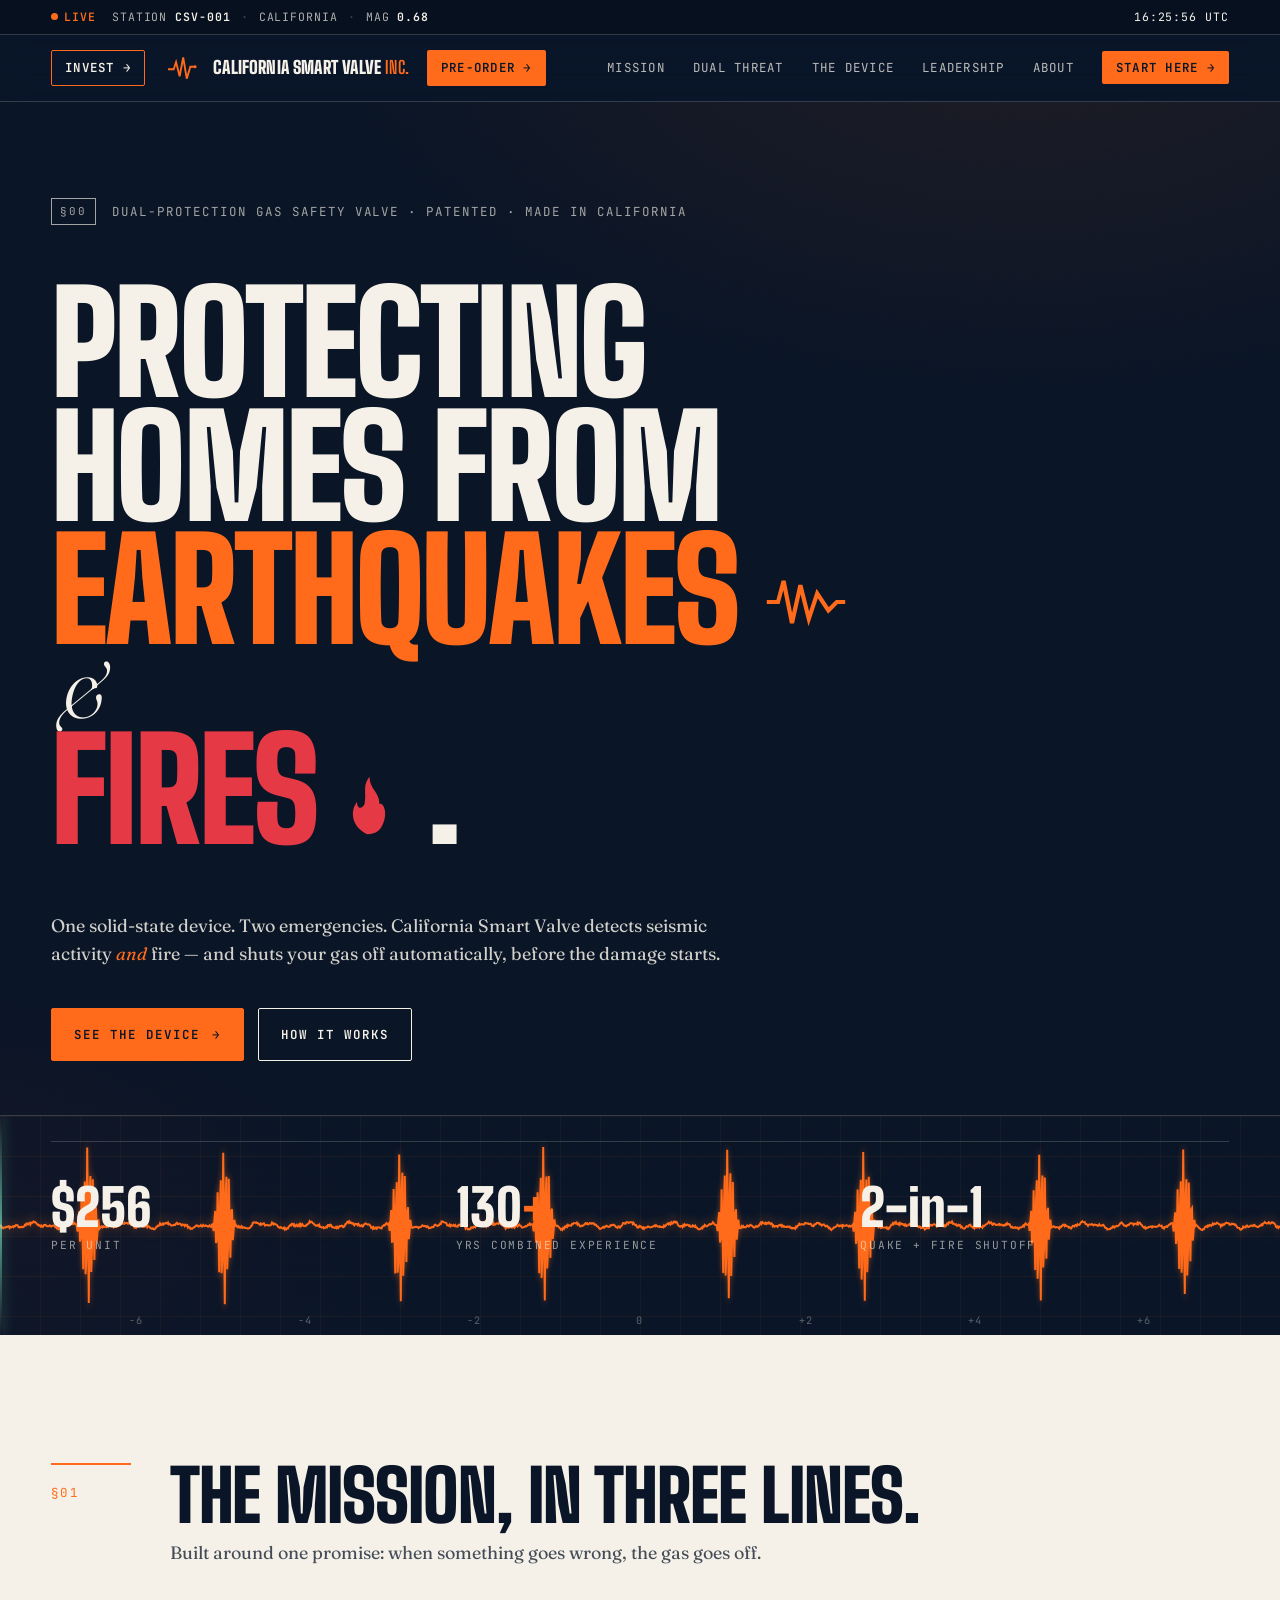
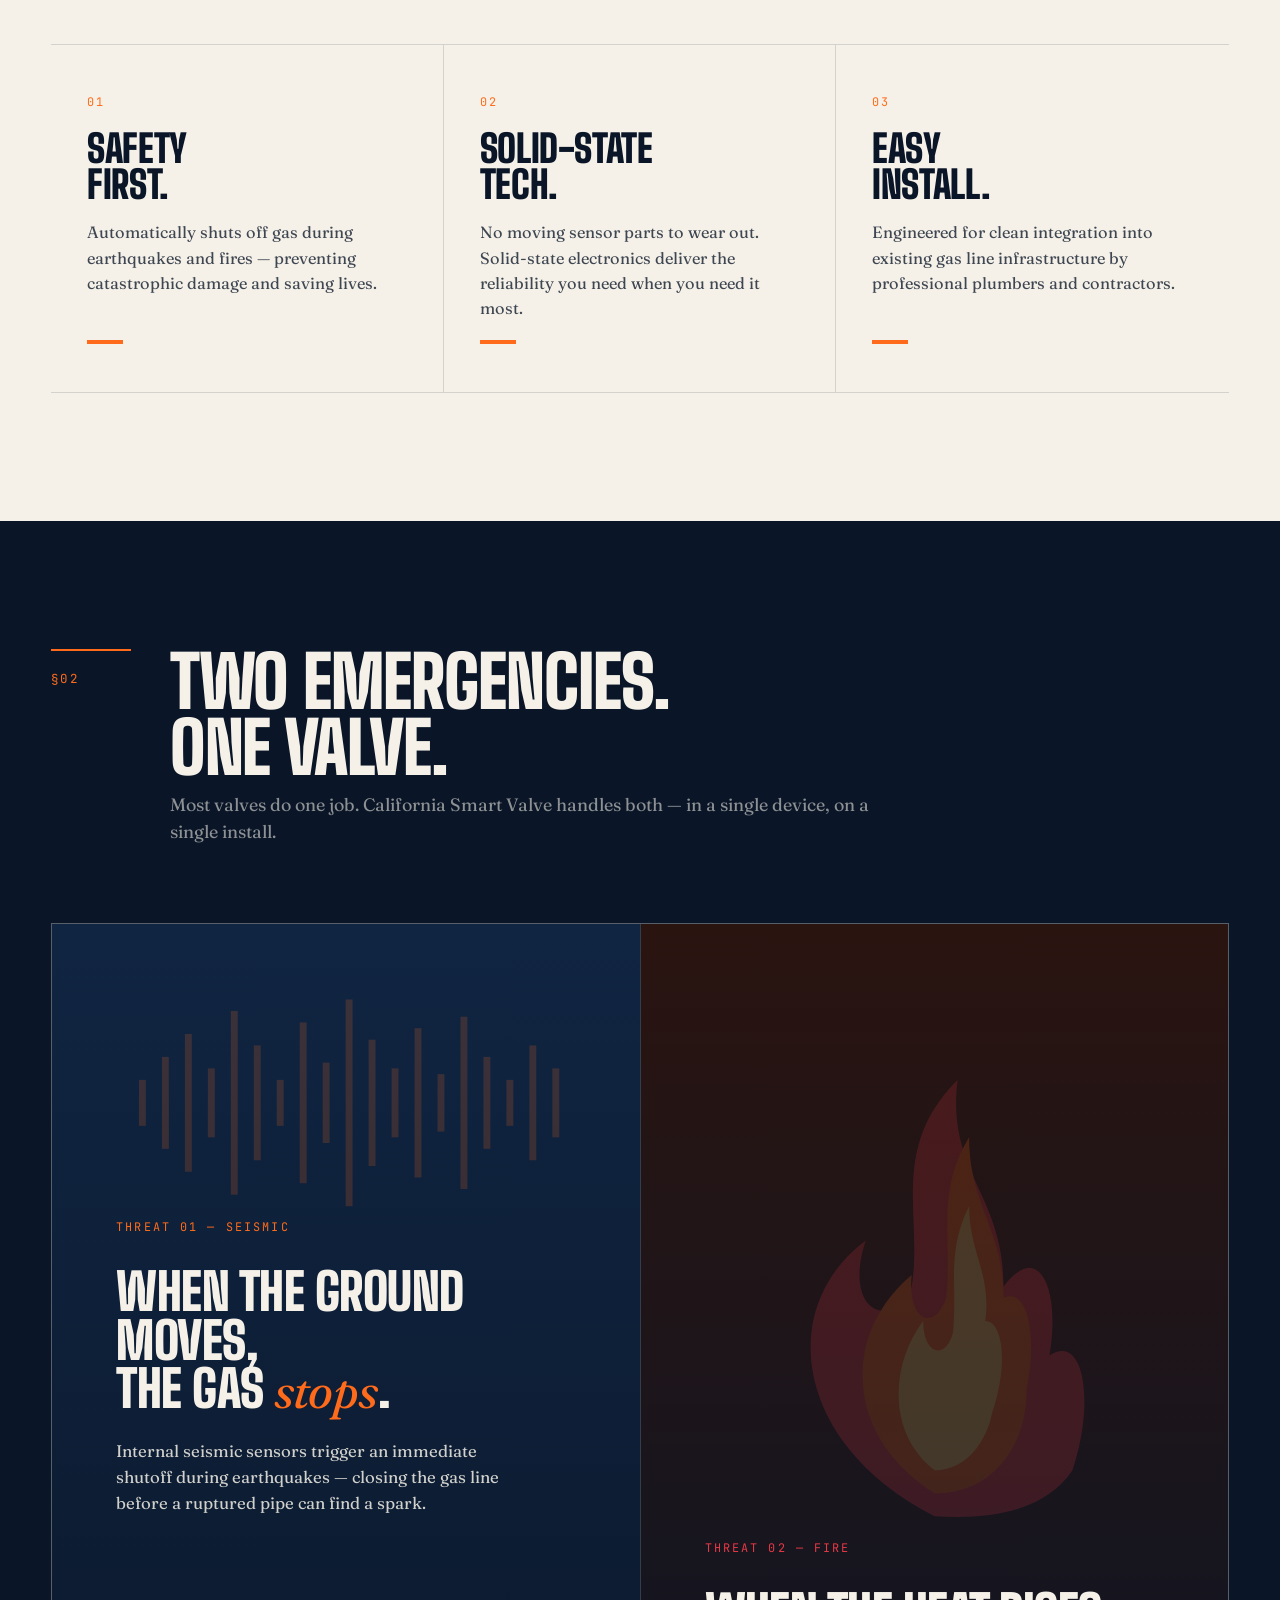
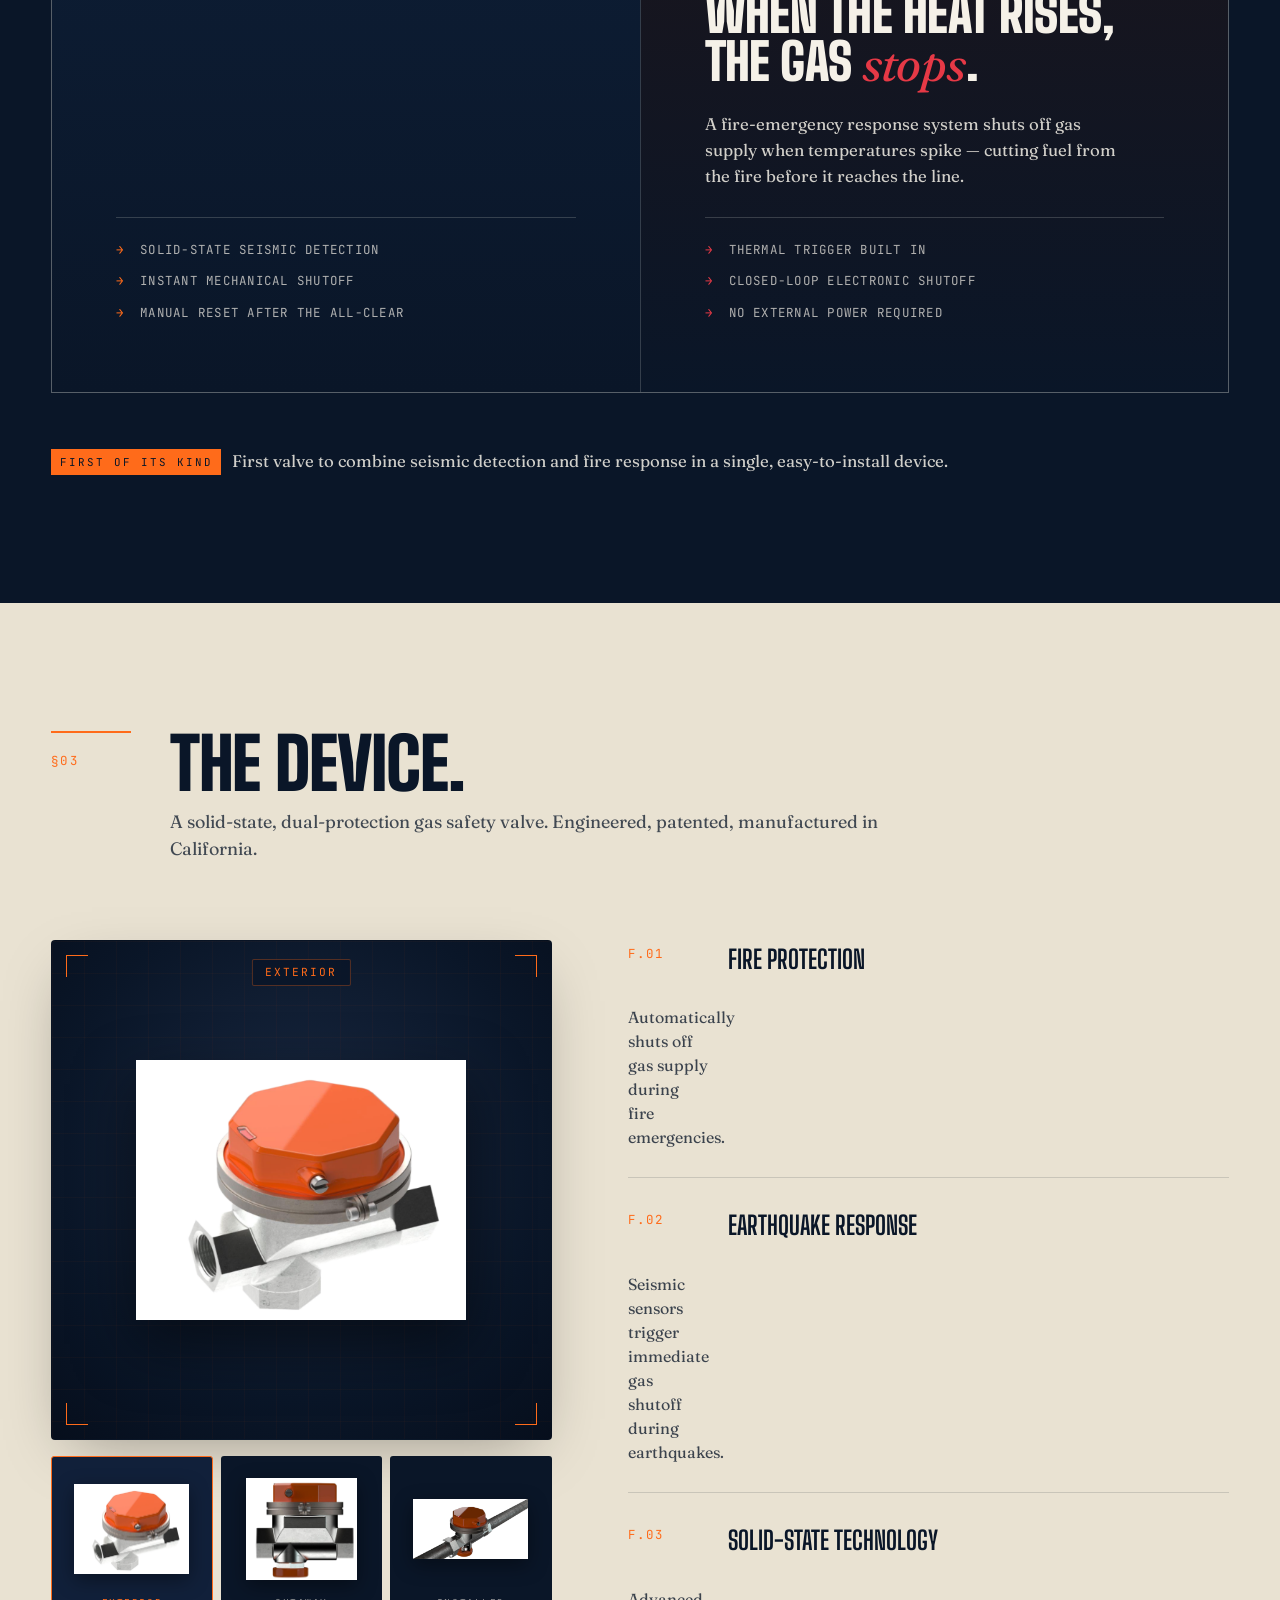
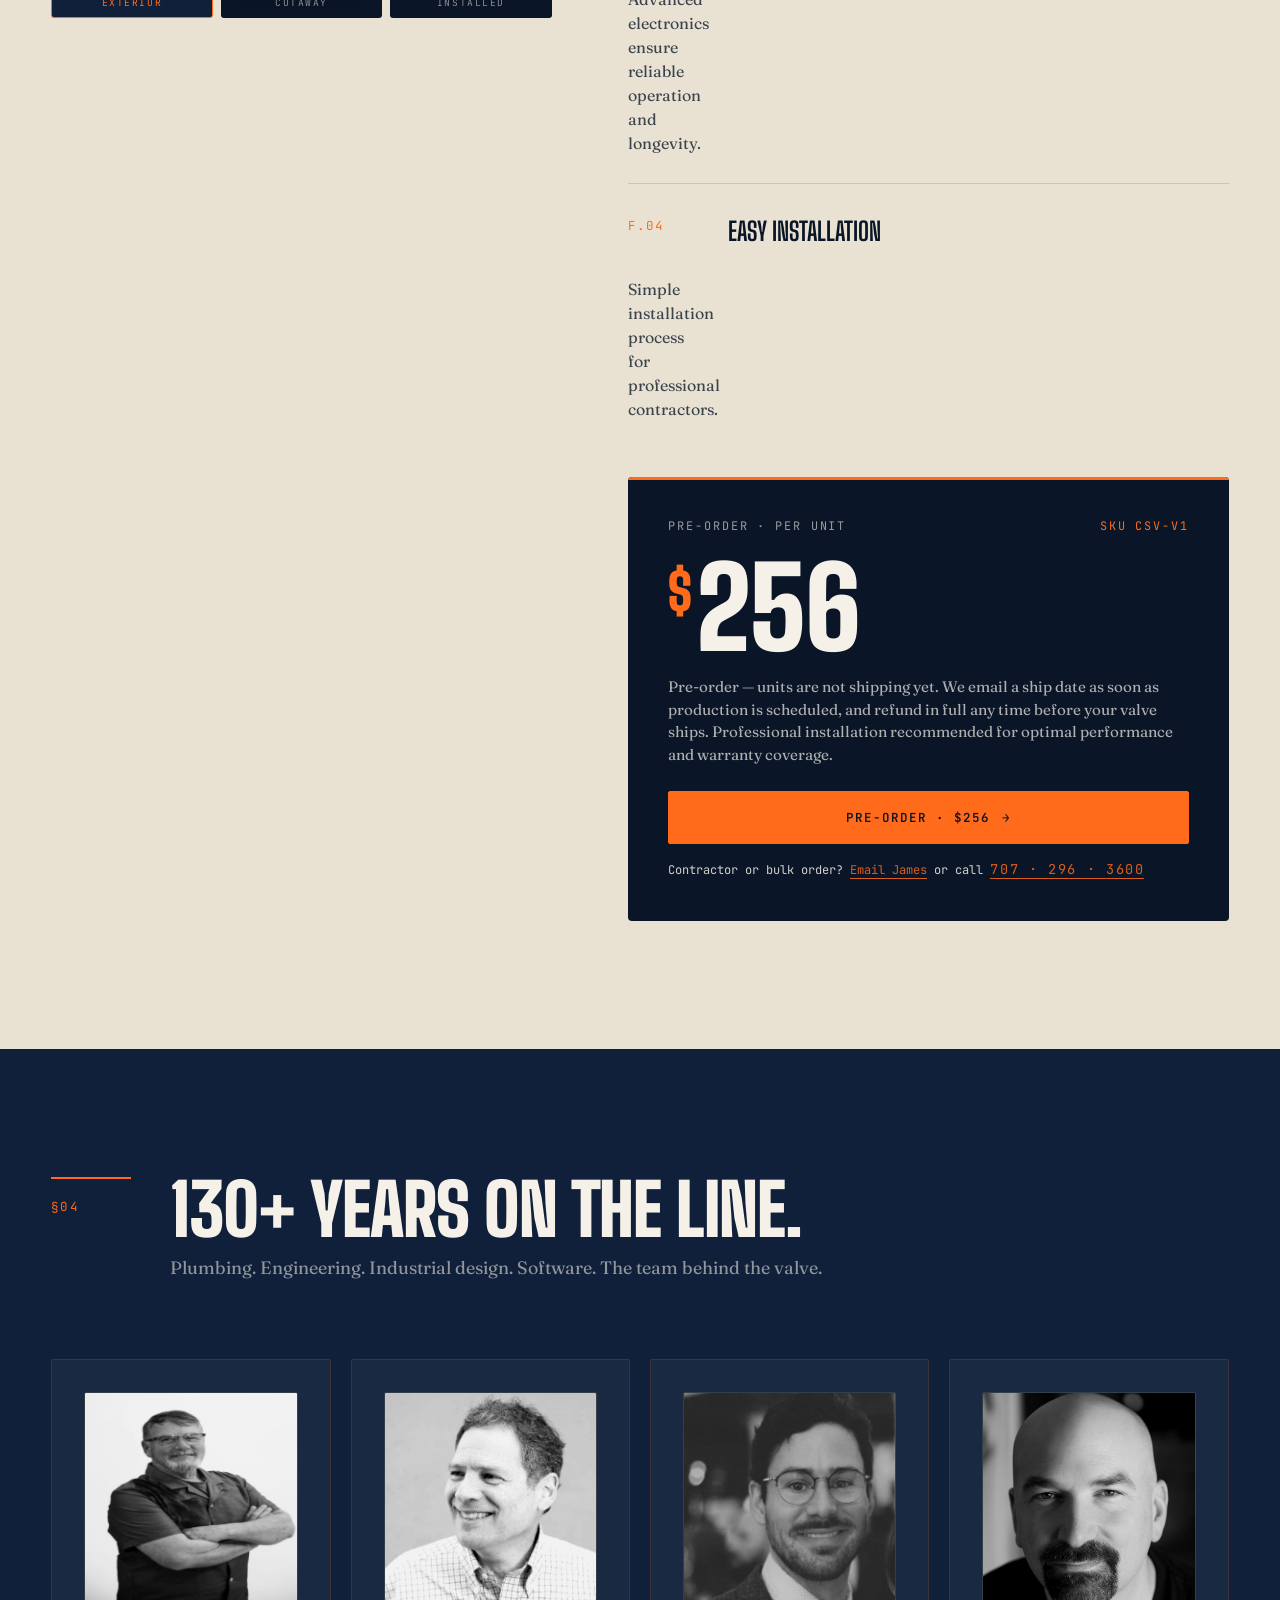
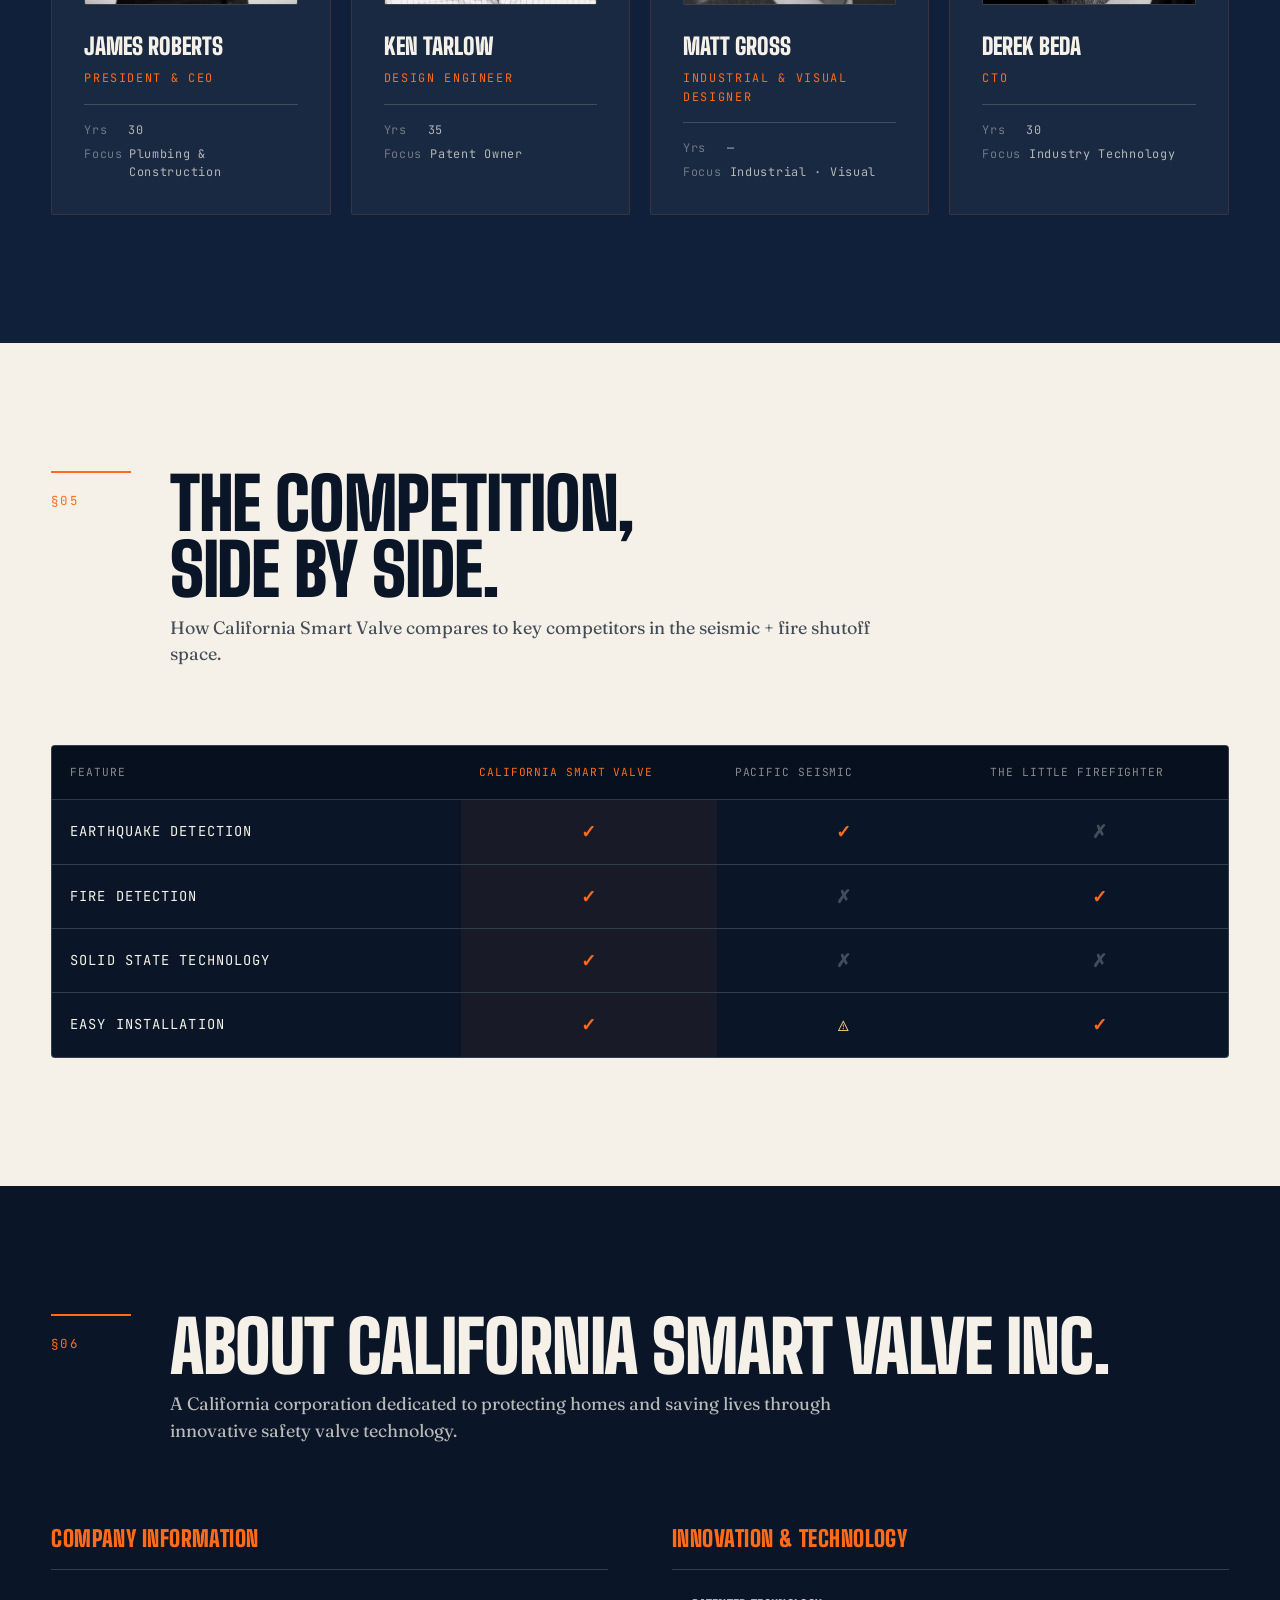
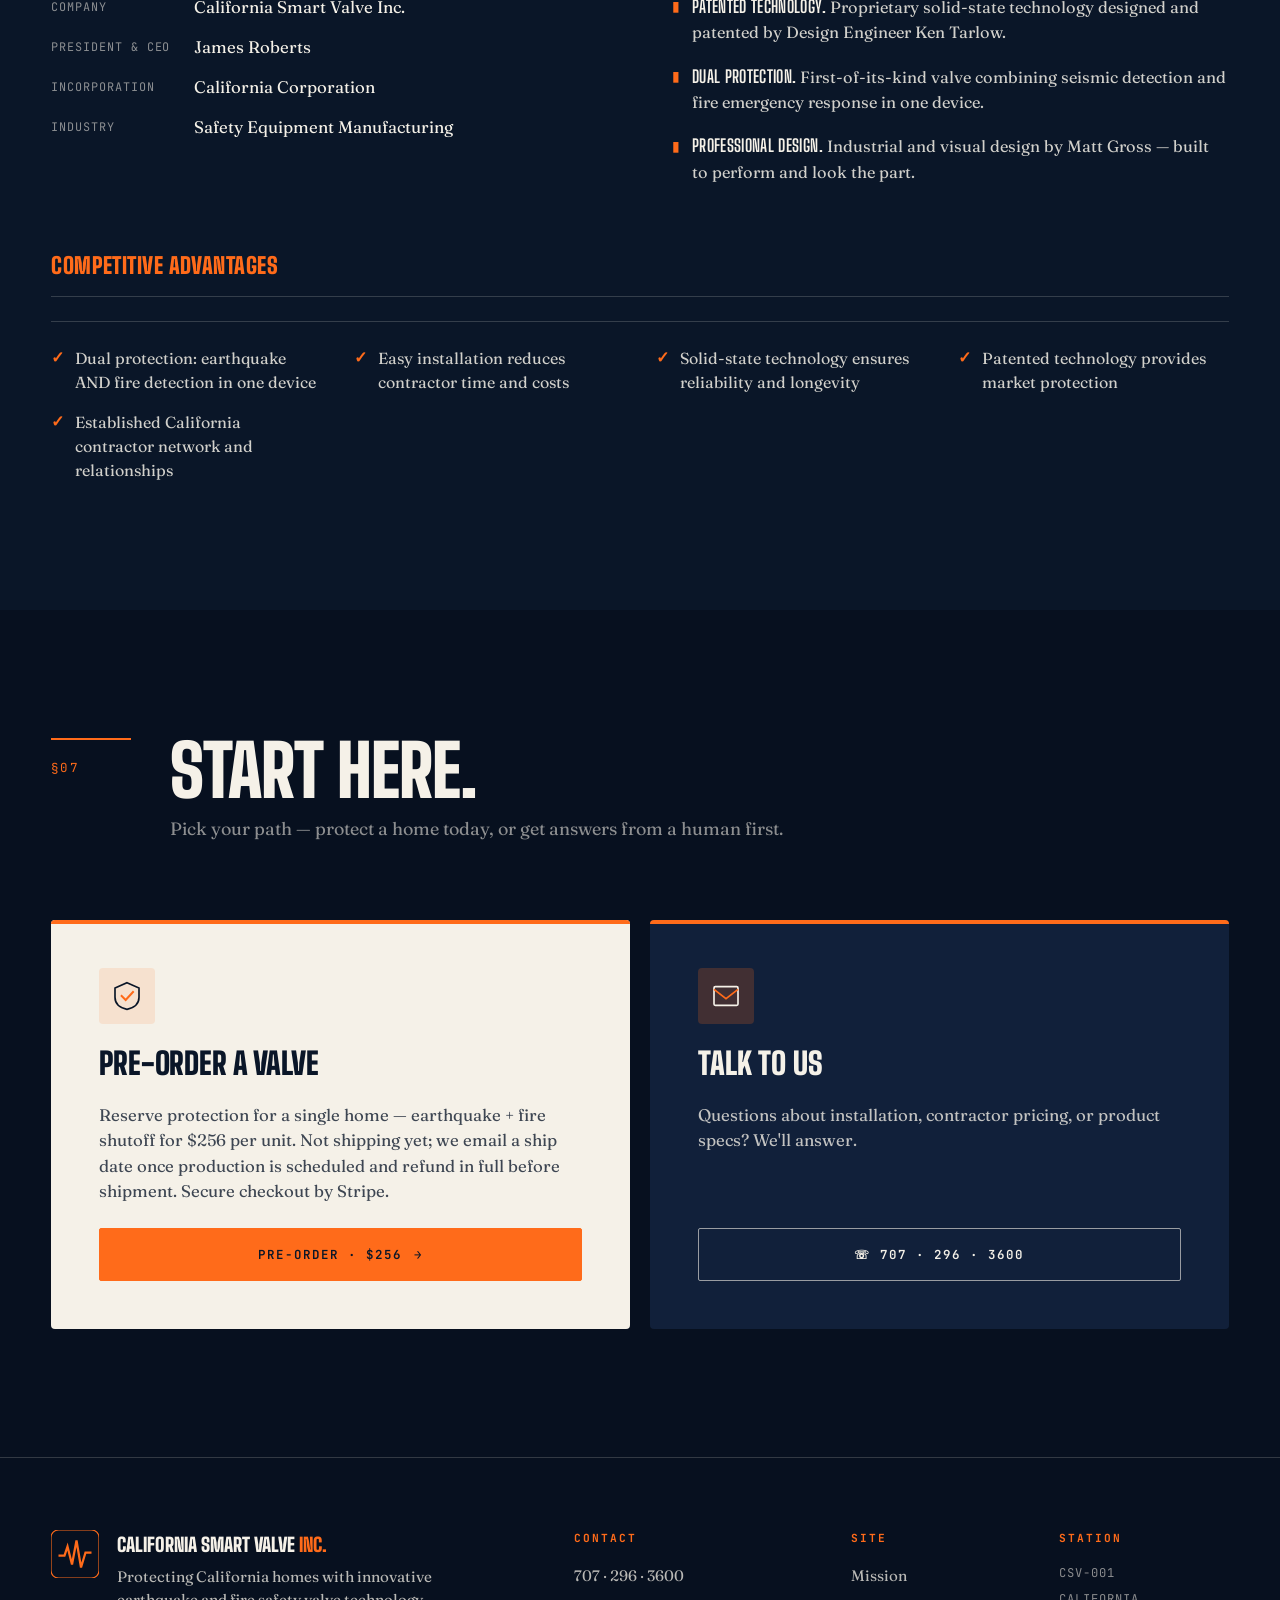
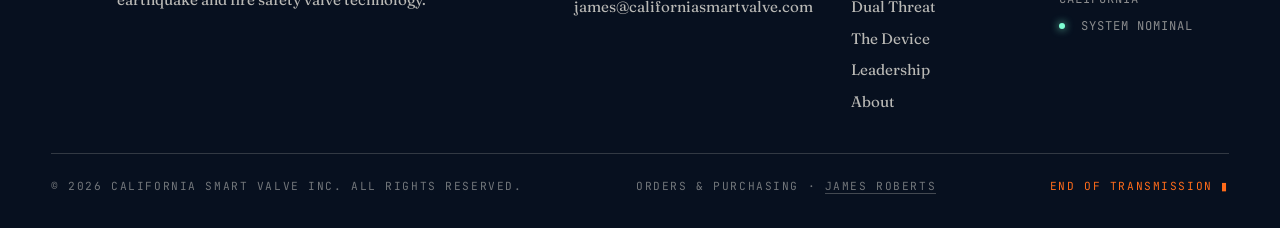
<file: index.html>
<!doctype html>
<html lang="en">
<head>
  <meta charset="utf-8">
  <meta name="viewport" content="width=device-width,initial-scale=1,viewport-fit=cover">
  <meta name="theme-color" content="#0A1628">
  <title>California Smart Valve — Earthquake & Fire Safety</title>
  <meta name="description" content="Dual-protection gas safety valve. Earthquake seismic shutoff and fire emergency response in a single solid-state device. California Smart Valve Inc.">
  <meta property="og:title" content="California Smart Valve — Earthquake & Fire Safety">
  <meta property="og:description" content="One solid-state device. Two emergencies. Earthquake + fire gas shutoff for California homes.">
  <meta property="og:type" content="website">
  <link rel="icon" type="image/svg+xml" href="assets/favicon.svg">
  <link rel="preconnect" href="https://fonts.googleapis.com">
  <link rel="preconnect" href="https://fonts.gstatic.com" crossorigin>
  <link rel="stylesheet" href="https://fonts.googleapis.com/css2?family=Big+Shoulders+Display:wght@500;700;900&family=Fraunces:opsz,wght@9..144,300..700&family=JetBrains+Mono:wght@400;600&display=swap">
  <link rel="stylesheet" href="assets/style.css">
</head>
<body>

<!-- ────────────── STATION READOUT BAR ────────────── -->
<header class="station" role="banner">
  <div class="station__inner">
    <span class="station__badge"><span class="station__pulse" aria-hidden="true"></span> LIVE</span>
    <span class="station__readout">
      <span class="station__seg">STATION <em>CSV-001</em></span>
      <span class="station__sep">·</span>
      <span class="station__seg">CALIFORNIA</span>
      <span class="station__sep">·</span>
      <span class="station__seg">MAG <em data-mag>0.00</em></span>
    </span>
    <span class="station__time" data-clock>—— UTC</span>
  </div>
</header>

<!-- ────────────── NAV ────────────── -->
<nav class="nav" aria-label="Primary">
  <div class="nav__left">
    <a class="nav__invest" href="https://wefunder.com/california.smart.valve.inc" target="_blank" rel="noopener">Invest &rarr;</a>
    <a class="nav__brand" href="#top">
      <svg class="nav__logo" viewBox="0 0 64 64" aria-hidden="true">
        <rect width="64" height="64" rx="10" fill="#0A1628"/>
        <path d="M10 34 L18 34 L22 22 L28 46 L34 14 L40 50 L46 30 L54 30" fill="none" stroke="#FF6B1A" stroke-width="3.2" stroke-linecap="square"/>
        <circle cx="54" cy="30" r="2.6" fill="#FF6B1A"/>
      </svg>
      <span class="nav__brand-text">California Smart Valve <em>Inc.</em></span>
    </a>
    <a class="nav__preorder js-buy" href="mailto:james@californiasmartvalve.com?subject=California%20Smart%20Valve%20%E2%80%94%20Pre-Order" data-buy-label="Pre-Order &rarr;"><span>Pre-Order &rarr;</span></a>
  </div>
  <button class="nav__toggle" aria-label="Open navigation" aria-expanded="false">
    <span></span><span></span><span></span>
  </button>
  <ul class="nav__links">
    <li><a href="#mission">Mission</a></li>
    <li><a href="#dual">Dual Threat</a></li>
    <li><a href="#device">The Device</a></li>
    <li><a href="#leadership">Leadership</a></li>
    <li><a href="#about">About</a></li>
    <li><a class="nav__cta" href="#start">Start Here →</a></li>
  </ul>
</nav>

<main id="top">

<!-- ────────────── HERO ────────────── -->
<section class="hero">
  <div class="hero__noise" aria-hidden="true"></div>
  <div class="hero__inner">
    <p class="hero__eyebrow"><span class="tag">§00</span> Dual-Protection Gas Safety Valve · Patented · Made in California</p>

    <h1 class="hero__title">
      <span class="hero__line">Protecting</span>
      <span class="hero__line">Homes from</span>
      <span class="hero__line hero__line--quake">
        Earthquakes<span class="hero__mark hero__mark--quake" aria-hidden="true"></span>
      </span>
      <span class="hero__line hero__line--amp">&amp;</span>
      <span class="hero__line hero__line--fire">
        Fires<span class="hero__mark hero__mark--fire" aria-hidden="true"></span><span class="hero__period">.</span>
      </span>
    </h1>

    <p class="hero__lede">
      One solid-state device. Two emergencies. California Smart Valve detects seismic activity
      <em>and</em> fire — and shuts your gas off automatically, before the damage starts.
    </p>

    <div class="hero__cta">
      <a class="btn btn--primary" href="#device"><span>See the Device</span><span class="btn__arrow">→</span></a>
      <a class="btn btn--ghost" href="#dual">How it works</a>
    </div>

    <div class="hero__stats">
      <div class="stat"><span class="stat__num">$256</span><span class="stat__label">Per Unit</span></div>
      <div class="stat"><span class="stat__num">130<em>+</em></span><span class="stat__label">Yrs Combined Experience</span></div>
      <div class="stat"><span class="stat__num">2-in-1</span><span class="stat__label">Quake + Fire Shutoff</span></div>
    </div>
  </div>

  <!-- seismograph trace -->
  <div class="seismo" aria-hidden="true">
    <div class="seismo__grid"></div>
    <svg class="seismo__svg" viewBox="0 0 3200 240" preserveAspectRatio="none">
      <path id="seismoPath" d="M 0 120 L 3200 120" fill="none" stroke="#FF6B1A" stroke-width="2" vector-effect="non-scaling-stroke"/>
    </svg>
    <div class="seismo__scan"></div>
    <div class="seismo__axis">
      <span>−6</span><span>−4</span><span>−2</span><span>0</span><span>+2</span><span>+4</span><span>+6</span>
    </div>
  </div>
</section>

<!-- ────────────── §01 MISSION ────────────── -->
<section class="section section--mission" id="mission">
  <header class="section__head">
    <span class="section__num">§01</span>
    <h2 class="section__title">The mission, in three lines.</h2>
    <p class="section__kicker">Built around one promise: when something goes wrong, the gas goes off.</p>
  </header>

  <div class="cards-3">
    <article class="card-mission">
      <span class="card-mission__num">01</span>
      <h3 class="card-mission__title">Safety<br>First.</h3>
      <p class="card-mission__body">Automatically shuts off gas during earthquakes and fires — preventing catastrophic damage and saving lives.</p>
      <span class="card-mission__bar" data-bar="safety"></span>
    </article>
    <article class="card-mission">
      <span class="card-mission__num">02</span>
      <h3 class="card-mission__title">Solid-State<br>Tech.</h3>
      <p class="card-mission__body">No moving sensor parts to wear out. Solid-state electronics deliver the reliability you need when you need it most.</p>
      <span class="card-mission__bar" data-bar="tech"></span>
    </article>
    <article class="card-mission">
      <span class="card-mission__num">03</span>
      <h3 class="card-mission__title">Easy<br>Install.</h3>
      <p class="card-mission__body">Engineered for clean integration into existing gas line infrastructure by professional plumbers and contractors.</p>
      <span class="card-mission__bar" data-bar="install"></span>
    </article>
  </div>
</section>

<!-- ────────────── §02 DUAL THREAT ────────────── -->
<section class="section section--dual" id="dual">
  <header class="section__head section__head--dark">
    <span class="section__num">§02</span>
    <h2 class="section__title">Two emergencies.<br>One valve.</h2>
    <p class="section__kicker">Most valves do one job. California Smart Valve handles both — in a single device, on a single install.</p>
  </header>

  <div class="dual">
    <article class="dual__panel dual__panel--quake">
      <div class="dual__bg dual__bg--quake" aria-hidden="true">
        <svg viewBox="0 0 400 200" preserveAspectRatio="none">
          <g class="quake-bars">
            <rect x="20" y="80" width="6" height="40"/>
            <rect x="40" y="60" width="6" height="80"/>
            <rect x="60" y="40" width="6" height="120"/>
            <rect x="80" y="70" width="6" height="60"/>
            <rect x="100" y="20" width="6" height="160"/>
            <rect x="120" y="50" width="6" height="100"/>
            <rect x="140" y="80" width="6" height="40"/>
            <rect x="160" y="30" width="6" height="140"/>
            <rect x="180" y="65" width="6" height="70"/>
            <rect x="200" y="10" width="6" height="180"/>
            <rect x="220" y="45" width="6" height="110"/>
            <rect x="240" y="70" width="6" height="60"/>
            <rect x="260" y="35" width="6" height="130"/>
            <rect x="280" y="75" width="6" height="50"/>
            <rect x="300" y="25" width="6" height="150"/>
            <rect x="320" y="60" width="6" height="80"/>
            <rect x="340" y="80" width="6" height="40"/>
            <rect x="360" y="50" width="6" height="100"/>
            <rect x="380" y="70" width="6" height="60"/>
          </g>
        </svg>
      </div>
      <span class="dual__tag">Threat 01 — Seismic</span>
      <h3 class="dual__title">When the ground moves,<br>the gas <em>stops</em>.</h3>
      <p class="dual__body">Internal seismic sensors trigger an immediate shutoff during earthquakes — closing the gas line before a ruptured pipe can find a spark.</p>
      <ul class="dual__list">
        <li>Solid-state seismic detection</li>
        <li>Instant mechanical shutoff</li>
        <li>Manual reset after the all-clear</li>
      </ul>
    </article>

    <article class="dual__panel dual__panel--fire">
      <div class="dual__bg dual__bg--fire" aria-hidden="true">
        <svg viewBox="0 0 200 240" preserveAspectRatio="xMidYMax meet">
          <g class="flame">
            <path class="flame__outer" d="M100 230 C 40 200, 30 140, 70 110 C 60 140, 80 150, 90 130 C 95 100, 80 70, 110 40 C 105 80, 130 90, 130 130 C 145 110, 155 130, 150 160 C 165 150, 170 180, 160 210 C 150 225, 130 232, 100 230 Z"/>
            <path class="flame__mid" d="M100 220 C 60 195, 60 150, 90 125 C 88 145, 100 150, 105 135 C 108 110, 100 90, 115 65 C 115 95, 130 105, 130 135 C 140 130, 145 150, 140 175 C 140 200, 125 220, 100 220 Z"/>
            <path class="flame__core" d="M100 210 C 80 195, 80 165, 95 145 C 95 160, 105 162, 108 150 C 110 130, 105 115, 115 95 C 115 115, 125 125, 122 145 C 130 145, 132 165, 125 185 C 122 200, 112 210, 100 210 Z"/>
          </g>
        </svg>
      </div>
      <span class="dual__tag">Threat 02 — Fire</span>
      <h3 class="dual__title">When the heat rises,<br>the gas <em>stops</em>.</h3>
      <p class="dual__body">A fire-emergency response system shuts off gas supply when temperatures spike — cutting fuel from the fire before it reaches the line.</p>
      <ul class="dual__list">
        <li>Thermal trigger built in</li>
        <li>Closed-loop electronic shutoff</li>
        <li>No external power required</li>
      </ul>
    </article>
  </div>

  <p class="dual__footnote">
    <span class="tag tag--orange">FIRST OF ITS KIND</span> First valve to combine seismic detection and fire response in a single, easy-to-install device.
  </p>
</section>

<!-- ────────────── §03 THE DEVICE ────────────── -->
<section class="section section--device" id="device">
  <header class="section__head">
    <span class="section__num">§03</span>
    <h2 class="section__title">The device.</h2>
    <p class="section__kicker">A solid-state, dual-protection gas safety valve. Engineered, patented, manufactured in California.</p>
  </header>

  <div class="device">
    <div class="device__art">
      <div class="device__stage">
        <span class="device__corner device__corner--tl"></span>
        <span class="device__corner device__corner--tr"></span>
        <span class="device__corner device__corner--bl"></span>
        <span class="device__corner device__corner--br"></span>
        <span class="device__label" data-device-label>Exterior</span>
        <img id="deviceHero" src="assets/img/smart-valve-orange.png" alt="California Smart Valve — exterior view with orange cap">
      </div>
      <div class="device__thumbs" role="tablist" aria-label="Product views">
        <button class="device__thumb is-active" role="tab" aria-selected="true" data-src="assets/img/smart-valve-orange.png" data-label="Exterior">
          <img src="assets/img/smart-valve-orange.png" alt="">
          <span>Exterior</span>
        </button>
        <button class="device__thumb" role="tab" aria-selected="false" data-src="assets/img/smart-valve-cutaway.png" data-label="Cutaway">
          <img src="assets/img/smart-valve-cutaway.png" alt="">
          <span>Cutaway</span>
        </button>
        <button class="device__thumb" role="tab" aria-selected="false" data-src="assets/img/smart-valve-installed.png" data-label="Installed">
          <img src="assets/img/smart-valve-installed.png" alt="">
          <span>Installed</span>
        </button>
      </div>
    </div>

    <div class="device__copy">
      <ul class="device__features">
        <li>
          <span class="device__feature-num">F.01</span>
          <h4>Fire Protection</h4>
          <p>Automatically shuts off gas supply during fire emergencies.</p>
        </li>
        <li>
          <span class="device__feature-num">F.02</span>
          <h4>Earthquake Response</h4>
          <p>Seismic sensors trigger immediate gas shutoff during earthquakes.</p>
        </li>
        <li>
          <span class="device__feature-num">F.03</span>
          <h4>Solid-State Technology</h4>
          <p>Advanced electronics ensure reliable operation and longevity.</p>
        </li>
        <li>
          <span class="device__feature-num">F.04</span>
          <h4>Easy Installation</h4>
          <p>Simple installation process for professional contractors.</p>
        </li>
      </ul>

      <div class="price">
        <div class="price__head"><span>Pre-Order · Per Unit</span><span class="price__sku">SKU CSV-V1</span></div>
        <div class="price__num"><span class="price__currency">$</span>256</div>
        <p class="price__note">Pre-order &mdash; units are not shipping yet. We email a ship date as soon as production is scheduled, and refund in full any time before your valve ships. Professional installation recommended for optimal performance and warranty coverage.</p>
        <a class="btn btn--primary btn--block js-buy" href="mailto:james@californiasmartvalve.com?subject=California%20Smart%20Valve%20%E2%80%94%20Purchase%20Inquiry" data-buy-label="Pre-Order · $256">
          <span>Email to Purchase</span><span class="btn__arrow">→</span>
        </a>
        <p class="price__alt">Contractor or bulk order? <a href="mailto:james@californiasmartvalve.com?subject=California%20Smart%20Valve%20%E2%80%94%20Bulk%20Order">Email James</a> or call <a class="price__phone" href="tel:+17072963600">707 · 296 · 3600</a></p>
      </div>
    </div>
  </div>
</section>

<!-- ────────────── §04 LEADERSHIP ────────────── -->
<section class="section section--leadership" id="leadership">
  <header class="section__head section__head--dark">
    <span class="section__num">§04</span>
    <h2 class="section__title">130+ years on the line.</h2>
    <p class="section__kicker">Plumbing. Engineering. Industrial design. Software. The team behind the valve.</p>
  </header>

  <div class="leaders">
    <article class="leader">
      <div class="leader__photo">
        <img src="assets/img/james-roberts-real.png" alt="Portrait of James Roberts" loading="lazy">
      </div>
      <h4 class="leader__name">James Roberts</h4>
      <p class="leader__role">President &amp; CEO</p>
      <ul class="leader__meta">
        <li><span>Yrs</span> 30</li>
        <li><span>Focus</span> Plumbing &amp; Construction</li>
      </ul>
    </article>
    <article class="leader">
      <div class="leader__photo">
        <img src="assets/img/ken-tarlow-real.png" alt="Portrait of Ken Tarlow" loading="lazy">
      </div>
      <h4 class="leader__name">Ken Tarlow</h4>
      <p class="leader__role">Design Engineer</p>
      <ul class="leader__meta">
        <li><span>Yrs</span> 35</li>
        <li><span>Focus</span> Patent Owner</li>
      </ul>
    </article>
    <article class="leader">
      <div class="leader__photo">
        <img src="assets/img/matt-gross-real.png" alt="Portrait of Matt Gross" loading="lazy">
      </div>
      <h4 class="leader__name">Matt Gross</h4>
      <p class="leader__role">Industrial &amp; Visual Designer</p>
      <ul class="leader__meta">
        <li><span>Yrs</span> —</li>
        <li><span>Focus</span> Industrial · Visual</li>
      </ul>
    </article>
    <article class="leader">
      <div class="leader__photo">
        <img src="assets/img/derek-beda.jpg" alt="Portrait of Derek Beda" loading="lazy">
      </div>
      <h4 class="leader__name">Derek Beda</h4>
      <p class="leader__role">CTO</p>
      <ul class="leader__meta">
        <li><span>Yrs</span> 30</li>
        <li><span>Focus</span> Industry Technology</li>
      </ul>
    </article>
  </div>
</section>

<!-- ────────────── §05 SPEC SHEET ────────────── -->
<section class="section section--spec">
  <header class="section__head">
    <span class="section__num">§05</span>
    <h2 class="section__title">The competition,<br>side by side.</h2>
    <p class="section__kicker">How California Smart Valve compares to key competitors in the seismic + fire shutoff space.</p>
  </header>

  <div class="spec">
    <div class="spec__row spec__row--head">
      <span>Feature</span>
      <span class="spec__brand spec__brand--us">California Smart Valve</span>
      <span class="spec__brand">Pacific Seismic</span>
      <span class="spec__brand">The Little Firefighter</span>
    </div>
    <div class="spec__row">
      <span>Earthquake Detection</span>
      <span class="spec__cell spec__cell--us"><i class="mark mark--ok">✓</i></span>
      <span class="spec__cell"><i class="mark mark--ok">✓</i></span>
      <span class="spec__cell"><i class="mark mark--no">✗</i></span>
    </div>
    <div class="spec__row">
      <span>Fire Detection</span>
      <span class="spec__cell spec__cell--us"><i class="mark mark--ok">✓</i></span>
      <span class="spec__cell"><i class="mark mark--no">✗</i></span>
      <span class="spec__cell"><i class="mark mark--ok">✓</i></span>
    </div>
    <div class="spec__row">
      <span>Solid State Technology</span>
      <span class="spec__cell spec__cell--us"><i class="mark mark--ok">✓</i></span>
      <span class="spec__cell"><i class="mark mark--no">✗</i></span>
      <span class="spec__cell"><i class="mark mark--no">✗</i></span>
    </div>
    <div class="spec__row">
      <span>Easy Installation</span>
      <span class="spec__cell spec__cell--us"><i class="mark mark--ok">✓</i></span>
      <span class="spec__cell"><i class="mark mark--warn">⚠</i></span>
      <span class="spec__cell"><i class="mark mark--ok">✓</i></span>
    </div>
  </div>
</section>

<!-- ────────────── §06 ABOUT ────────────── -->
<section class="section section--about" id="about">
  <header class="section__head">
    <span class="section__num">§06</span>
    <h2 class="section__title">About California Smart Valve Inc.</h2>
    <p class="section__kicker">A California corporation dedicated to protecting homes and saving lives through innovative safety valve technology.</p>
  </header>

  <div class="about">
    <div class="about__col">
      <h3 class="about__h">Company Information</h3>
      <dl class="about__dl">
        <dt>Company</dt><dd>California Smart Valve Inc.</dd>
        <dt>President &amp; CEO</dt><dd>James Roberts</dd>
        <dt>Incorporation</dt><dd>California Corporation</dd>
        <dt>Industry</dt><dd>Safety Equipment Manufacturing</dd>
      </dl>
    </div>
    <div class="about__col">
      <h3 class="about__h">Innovation &amp; Technology</h3>
      <ul class="about__list">
        <li><strong>Patented Technology.</strong> Proprietary solid-state technology designed and patented by Design Engineer Ken Tarlow.</li>
        <li><strong>Dual Protection.</strong> First-of-its-kind valve combining seismic detection and fire emergency response in one device.</li>
        <li><strong>Professional Design.</strong> Industrial and visual design by Matt Gross — built to perform and look the part.</li>
      </ul>
    </div>
    <div class="about__col about__col--wide">
      <h3 class="about__h">Competitive Advantages</h3>
      <ul class="about__bullets">
        <li>Dual protection: earthquake AND fire detection in one device</li>
        <li>Easy installation reduces contractor time and costs</li>
        <li>Solid-state technology ensures reliability and longevity</li>
        <li>Patented technology provides market protection</li>
        <li>Established California contractor network and relationships</li>
      </ul>
    </div>
  </div>
</section>

<!-- ────────────── §07 START HERE ────────────── -->
<section class="section section--start" id="start">
  <header class="section__head section__head--dark">
    <span class="section__num">§07</span>
    <h2 class="section__title">Start here.</h2>
    <p class="section__kicker">Pick your path — protect a home today, or get answers from a human first.</p>
  </header>

  <div class="start">
    <article class="start__card">
      <div class="start__icon">
        <svg viewBox="0 0 48 48" aria-hidden="true">
          <path d="M24 4 L42 12 V26 C42 36 34 42 24 44 C14 42 6 36 6 26 V12 Z" fill="none" stroke="#0A1628" stroke-width="2.5"/>
          <path d="M16 24 L22 30 L33 18" fill="none" stroke="#FF6B1A" stroke-width="3" stroke-linecap="square"/>
        </svg>
      </div>
      <h3>Pre-Order a Valve</h3>
      <p>Reserve protection for a single home — earthquake + fire shutoff for $256 per unit. Not shipping yet; we email a ship date once production is scheduled and refund in full before shipment. Secure checkout by Stripe.</p>
      <a class="btn btn--primary btn--block js-buy" href="mailto:james@californiasmartvalve.com?subject=California%20Smart%20Valve%20%E2%80%94%20Purchase%20Inquiry" data-buy-label="Pre-Order · $256">
        <span>Email to Purchase</span><span class="btn__arrow">→</span>
      </a>
    </article>
    <article class="start__card start__card--alt">
      <div class="start__icon">
        <svg viewBox="0 0 48 48" aria-hidden="true">
          <rect x="6" y="10" width="36" height="28" rx="2" fill="none" stroke="#F5F1E8" stroke-width="2.5"/>
          <path d="M6 14 L24 28 L42 14" fill="none" stroke="#FF6B1A" stroke-width="2.5"/>
        </svg>
      </div>
      <h3>Talk to Us</h3>
      <p>Questions about installation, contractor pricing, or product specs? We'll answer.</p>
      <a class="btn btn--ghost btn--ghost-light btn--block" href="tel:+17072963600">
        <span>☏ 707 · 296 · 3600</span>
      </a>
    </article>
  </div>
</section>

</main>

<!-- ────────────── FOOTER ────────────── -->
<footer class="foot">
  <div class="foot__inner">
    <div class="foot__brand">
      <svg class="foot__logo" viewBox="0 0 64 64" aria-hidden="true">
        <rect width="64" height="64" rx="10" fill="none" stroke="#FF6B1A" stroke-width="1.5"/>
        <path d="M10 34 L18 34 L22 22 L28 46 L34 14 L40 50 L46 30 L54 30" fill="none" stroke="#FF6B1A" stroke-width="3"/>
      </svg>
      <div>
        <p class="foot__name">California Smart Valve <em>Inc.</em></p>
        <p class="foot__tag">Protecting California homes with innovative earthquake and fire safety valve technology.</p>
      </div>
    </div>
    <div class="foot__cols">
      <div>
        <h5>Contact</h5>
        <ul>
          <li><a href="tel:+17072963600">707 · 296 · 3600</a></li>
          <li><a href="mailto:james@californiasmartvalve.com">james@californiasmartvalve.com</a></li>
        </ul>
      </div>
      <div>
        <h5>Site</h5>
        <ul>
          <li><a href="#mission">Mission</a></li>
          <li><a href="#dual">Dual Threat</a></li>
          <li><a href="#device">The Device</a></li>
          <li><a href="#leadership">Leadership</a></li>
          <li><a href="#about">About</a></li>
        </ul>
      </div>
      <div>
        <h5>Station</h5>
        <ul class="foot__mono">
          <li>CSV-001</li>
          <li>CALIFORNIA</li>
          <li><span class="foot__pulse"></span> SYSTEM NOMINAL</li>
        </ul>
      </div>
    </div>
  </div>
  <div class="foot__rule"></div>
  <div class="foot__bottom">
    <span>&copy; <span data-year>2026</span> California Smart Valve Inc. All rights reserved.</span>
    <span class="foot__orders">Orders &amp; purchasing &middot; <a href="mailto:james@californiasmartvalve.com?subject=California%20Smart%20Valve%20%E2%80%94%20Order%20Question">James Roberts</a></span>
    <span class="foot__mono-tag">END OF TRANSMISSION ▮</span>
  </div>
</footer>

<script src="assets/script.js"></script>
</body>
</html>
</file>
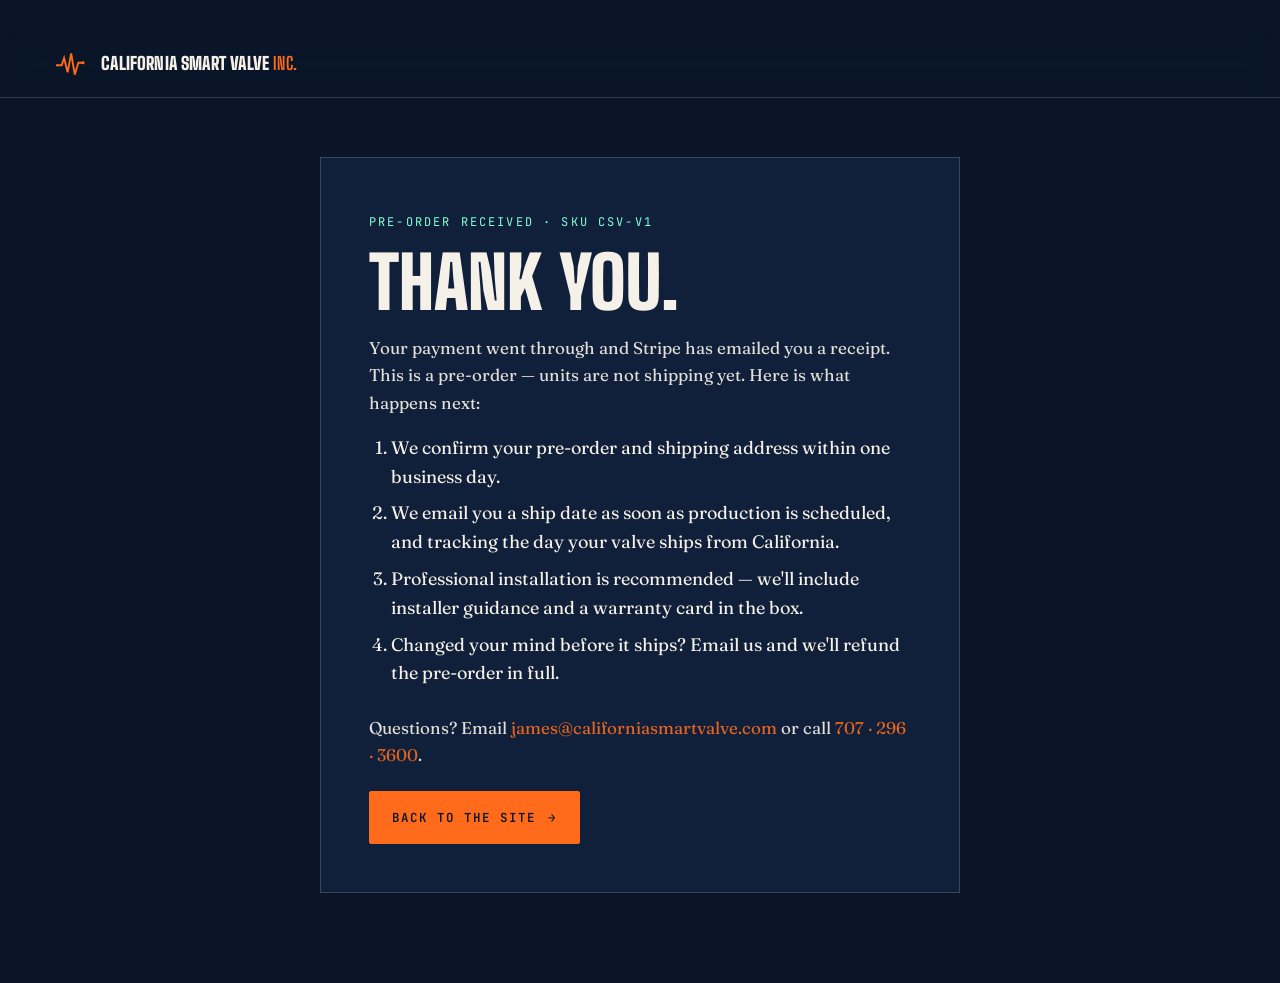
<file: thank-you.html>
<!doctype html>
<html lang="en">
<head>
  <meta charset="utf-8">
  <meta name="viewport" content="width=device-width,initial-scale=1,viewport-fit=cover">
  <meta name="theme-color" content="#0A1628">
  <meta name="robots" content="noindex">
  <title>Pre-order received — California Smart Valve</title>
  <link rel="icon" type="image/svg+xml" href="assets/favicon.svg">
  <link rel="preconnect" href="https://fonts.googleapis.com">
  <link rel="preconnect" href="https://fonts.gstatic.com" crossorigin>
  <link rel="stylesheet" href="https://fonts.googleapis.com/css2?family=Big+Shoulders+Display:wght@500;700;900&family=Fraunces:opsz,wght@9..144,300..700&family=JetBrains+Mono:wght@400;600&display=swap">
  <link rel="stylesheet" href="assets/style.css">
</head>
<body>
<nav class="nav" aria-label="Primary">
  <a class="nav__brand" href="./">
    <svg class="nav__logo" viewBox="0 0 64 64" aria-hidden="true">
      <rect width="64" height="64" rx="10" fill="#0A1628"/>
      <path d="M10 34 L18 34 L22 22 L28 46 L34 14 L40 50 L46 30 L54 30" fill="none" stroke="#FF6B1A" stroke-width="3.2" stroke-linecap="square"/>
      <circle cx="54" cy="30" r="2.6" fill="#FF6B1A"/>
    </svg>
    <span class="nav__brand-text">California Smart Valve <em>Inc.</em></span>
  </a>
</nav>
<main class="confirm">
  <div class="confirm__card">
    <span class="confirm__num">PRE-ORDER RECEIVED · SKU CSV-V1</span>
    <h1>Thank you.</h1>
    <p>Your payment went through and Stripe has emailed you a receipt. This is a pre-order &mdash; units are not shipping yet. Here is what happens next:</p>
    <ol>
      <li>We confirm your pre-order and shipping address within one business day.</li>
      <li>We email you a ship date as soon as production is scheduled, and tracking the day your valve ships from California.</li>
      <li>Professional installation is recommended — we'll include installer guidance and a warranty card in the box.</li>
      <li>Changed your mind before it ships? Email us and we'll refund the pre-order in full.</li>
    </ol>
    <p>Questions? Email <a href="mailto:james@californiasmartvalve.com" style="color:var(--orange)">james@californiasmartvalve.com</a> or call <a href="tel:+17072963600" style="color:var(--orange)">707 · 296 · 3600</a>.</p>
    <a class="btn btn--primary" href="./"><span>Back to the site</span><span class="btn__arrow">→</span></a>
  </div>
</main>
</body>
</html>
</file>
<file: assets/style.css>
/* ───────────────────────────────────────────────────────────────
   California Smart Valve — Editorial Seismograph
   ─────────────────────────────────────────────────────────────── */

:root {
  --navy:      #0A1628;
  --navy-2:    #11203A;
  --navy-3:    #1A2942;
  --bone:      #F5F1E8;
  --bone-2:    #E9E2D2;
  --ink:       #07101F;
  --orange:    #FF6B1A;
  --orange-2:  #FF8A4A;
  --red:       #E63946;
  --pulse:     #7FFFD4;
  --rule:      rgba(245,241,232,.18);
  --rule-dk:   rgba(10,22,40,.14);

  --display: "Big Shoulders Display", "Arial Narrow", sans-serif;
  --serif:   "Fraunces", "Georgia", serif;
  --mono:    "JetBrains Mono", ui-monospace, monospace;

  --max:     1320px;
  --pad:     clamp(20px, 4vw, 56px);

  --noise:
    url("data:image/svg+xml;utf8,<svg xmlns='http://www.w3.org/2000/svg' width='220' height='220'><filter id='n'><feTurbulence type='fractalNoise' baseFrequency='0.9' numOctaves='2' stitchTiles='stitch'/><feColorMatrix values='0 0 0 0 0  0 0 0 0 0  0 0 0 0 0  0 0 0 0.55 0'/></filter><rect width='100%25' height='100%25' filter='url(%23n)' opacity='0.5'/></svg>");
}

* { box-sizing: border-box; }
html { scroll-behavior: smooth; -webkit-text-size-adjust: 100%; }
body {
  margin: 0;
  font-family: var(--serif);
  font-weight: 400;
  font-size: clamp(15px, 1vw + 0.5rem, 18px);
  line-height: 1.55;
  color: var(--bone);
  background: var(--navy);
  -webkit-font-smoothing: antialiased;
  text-rendering: optimizeLegibility;
  overflow-x: hidden;
}

a { color: inherit; text-decoration: none; }
img, svg { display: block; max-width: 100%; }
em { font-style: italic; font-feature-settings: "ss01"; }
button { font: inherit; background: none; border: 0; color: inherit; cursor: pointer; }

/* ───────── tag ───────── */
.tag {
  display: inline-block;
  font-family: var(--mono);
  font-size: 0.68rem;
  letter-spacing: 0.18em;
  text-transform: uppercase;
  padding: 4px 8px;
  border: 1px solid currentColor;
  margin-right: 0.6em;
  vertical-align: 1px;
}
.tag--orange { background: var(--orange); color: var(--navy); border-color: var(--orange); }

/* ───────── STATION BAR ───────── */
.station {
  position: sticky;
  top: 0;
  z-index: 50;
  background: var(--ink);
  border-bottom: 1px solid var(--rule);
  font-family: var(--mono);
  font-size: 0.72rem;
  letter-spacing: 0.08em;
  text-transform: uppercase;
}
.station__inner {
  max-width: var(--max);
  margin: 0 auto;
  padding: 8px var(--pad);
  display: flex;
  align-items: center;
  gap: 16px;
  color: rgba(245,241,232,.7);
  white-space: nowrap;
  overflow: hidden;
}
.station__badge {
  color: var(--orange);
  display: inline-flex;
  align-items: center;
  gap: 6px;
  font-weight: 600;
  flex-shrink: 0;
}
.station__pulse {
  width: 7px; height: 7px; border-radius: 50%;
  background: var(--orange);
  box-shadow: 0 0 0 0 rgba(255,107,26,.7);
  animation: pulse 1.6s infinite;
}
@keyframes pulse {
  0%   { box-shadow: 0 0 0 0 rgba(255,107,26,.7); }
  70%  { box-shadow: 0 0 0 10px rgba(255,107,26,0); }
  100% { box-shadow: 0 0 0 0 rgba(255,107,26,0); }
}
.station__readout { display: inline-flex; gap: 10px; overflow: hidden; text-overflow: ellipsis; flex: 1 1 auto; }
.station__readout em { color: var(--bone); font-style: normal; font-weight: 600; }
.station__sep { opacity: .35; }
.station__time { margin-left: auto; color: var(--bone); flex-shrink: 0; }
.station__seg { display: inline; }

@media (max-width: 720px) {
  .station__seg:nth-child(1),
  .station__seg:nth-child(5),
  .station__sep { display: none; }
  .station__seg:nth-child(7) { display: inline; }
}
@media (max-width: 480px) {
  .station__readout { display: none; }
}

/* ───────── NAV ───────── */
.nav {
  position: sticky;
  top: 31px;
  z-index: 49;
  display: flex;
  align-items: center;
  justify-content: space-between;
  padding: 14px var(--pad);
  background: rgba(10,22,40,.85);
  backdrop-filter: blur(14px);
  -webkit-backdrop-filter: blur(14px);
  border-bottom: 1px solid var(--rule);
}
.nav__left { display: flex; align-items: center; gap: 18px; min-width: 0; }
.nav__brand { display: flex; align-items: center; gap: 12px; min-width: 0; }
.nav__preorder {
  flex-shrink: 0;
  font-family: var(--mono);
  font-size: 0.78rem;
  letter-spacing: 0.1em;
  text-transform: uppercase;
  font-weight: 600;
  color: var(--navy);
  background: var(--orange);
  padding: 8px 14px;
  border-radius: 2px;
  white-space: nowrap;
  transition: background .2s;
}
.nav__preorder:hover { background: var(--orange-2); }
.nav__invest {
  flex-shrink: 0;
  font-family: var(--mono);
  font-size: 0.78rem;
  letter-spacing: 0.1em;
  text-transform: uppercase;
  font-weight: 600;
  color: var(--bone);
  border: 1px solid var(--orange);
  padding: 7px 13px;
  border-radius: 2px;
  white-space: nowrap;
  transition: background .2s, color .2s;
}
.nav__invest:hover { background: var(--orange); color: var(--navy); }
.nav__logo { width: 38px; height: 38px; }
.nav__brand-text {
  font-family: var(--display);
  font-weight: 900;
  font-size: 1.1rem;
  letter-spacing: 0.01em;
  text-transform: uppercase;
  color: var(--bone);
}
.nav__brand-text em {
  font-style: normal; color: var(--orange); font-weight: 700;
}
.nav__links {
  list-style: none;
  display: flex;
  gap: 28px;
  align-items: center;
  margin: 0; padding: 0;
  font-family: var(--mono);
  font-size: 0.78rem;
  letter-spacing: 0.1em;
  text-transform: uppercase;
}
.nav__links a {
  color: rgba(245,241,232,.75);
  transition: color .2s;
  position: relative;
}
.nav__links a:hover { color: var(--bone); }
.nav__links a:hover::after {
  content: "";
  position: absolute; left: 0; right: 0; bottom: -6px;
  height: 1px; background: var(--orange);
}
.nav__cta {
  color: var(--navy) !important;
  background: var(--orange);
  padding: 8px 14px;
  border-radius: 2px;
  font-weight: 600;
}
.nav__cta:hover { background: var(--orange-2); }
.nav__cta:hover::after { display: none; }

.nav__toggle { display: none; flex-direction: column; gap: 4px; padding: 8px; }
.nav__toggle span { display: block; width: 24px; height: 2px; background: var(--bone); transition: transform .3s, opacity .3s; }
.nav__toggle[aria-expanded="true"] span:nth-child(1) { transform: translateY(6px) rotate(45deg); }
.nav__toggle[aria-expanded="true"] span:nth-child(2) { opacity: 0; }
.nav__toggle[aria-expanded="true"] span:nth-child(3) { transform: translateY(-6px) rotate(-45deg); }

@media (max-width: 880px) {
  .nav__toggle { display: flex; }
  .nav__left { gap: 12px; }
  .nav__preorder { padding: 7px 11px; font-size: 0.72rem; letter-spacing: 0.06em; }
  .nav__invest { padding: 6px 10px; font-size: 0.72rem; letter-spacing: 0.06em; }
  .nav__links {
    position: absolute;
    top: 100%; left: 0; right: 0;
    background: var(--ink);
    border-bottom: 1px solid var(--rule);
    flex-direction: column;
    align-items: stretch;
    gap: 0;
    padding: 8px 0;
    transform: translateY(-12px);
    opacity: 0;
    pointer-events: none;
    transition: transform .25s, opacity .25s;
  }
  .nav__links li a {
    display: block;
    padding: 14px var(--pad);
  }
  .nav__links li a::after { display: none; }
  .nav__cta {
    margin: 12px var(--pad);
    text-align: center;
  }
  .nav.is-open .nav__links {
    transform: none;
    opacity: 1;
    pointer-events: auto;
  }
}

@media (max-width: 560px) {
  .nav__brand-text { display: none; }
}

/* ───────── BUTTONS ───────── */
.btn {
  display: inline-flex;
  align-items: center;
  justify-content: center;
  gap: 12px;
  padding: 16px 22px;
  font-family: var(--mono);
  font-size: 0.78rem;
  letter-spacing: 0.16em;
  text-transform: uppercase;
  font-weight: 600;
  border: 1px solid transparent;
  border-radius: 2px;
  cursor: pointer;
  transition: transform .15s, background .2s, color .2s, border-color .2s;
  position: relative;
}
.btn:hover { transform: translateY(-1px); }
.btn:active { transform: translateY(0); }
.btn__arrow { transition: transform .25s; }
.btn:hover .btn__arrow { transform: translateX(4px); }
.btn--primary {
  background: var(--orange);
  color: var(--navy);
  border-color: var(--orange);
}
.btn--primary:hover { background: var(--orange-2); border-color: var(--orange-2); }
.btn--ghost {
  border-color: var(--bone);
  color: var(--bone);
  background: transparent;
}
.btn--ghost:hover { background: var(--bone); color: var(--navy); }
.btn--ghost-light { border-color: rgba(245,241,232,.6); }
.btn--block { display: flex; width: 100%; }

/* ───────── HERO ───────── */
.hero {
  position: relative;
  min-height: calc(100vh - 80px);
  padding: clamp(40px, 8vw, 96px) var(--pad) clamp(40px, 8vw, 80px);
  background:
    radial-gradient(1200px 700px at 80% -10%, rgba(255,107,26,.10), transparent 60%),
    radial-gradient(900px 600px at -10% 100%, rgba(230,57,70,.08), transparent 60%),
    var(--navy);
  overflow: hidden;
  isolation: isolate;
}
.hero__noise {
  position: absolute; inset: 0;
  background-image: var(--noise);
  opacity: 0.35;
  mix-blend-mode: overlay;
  pointer-events: none;
  z-index: 1;
}
.hero__inner {
  position: relative;
  z-index: 3;
  max-width: var(--max);
  margin: 0 auto;
}
.hero__eyebrow {
  font-family: var(--mono);
  font-size: 0.78rem;
  letter-spacing: 0.16em;
  text-transform: uppercase;
  color: rgba(245,241,232,.65);
  margin: 0 0 clamp(28px, 5vw, 56px);
}
.hero__title {
  font-family: var(--display);
  font-weight: 900;
  font-size: clamp(3.2rem, 11vw, 10.5rem);
  line-height: 0.88;
  letter-spacing: -0.02em;
  text-transform: uppercase;
  margin: 0;
  color: var(--bone);
}
.hero__line {
  display: block;
  opacity: 0;
  transform: translateY(20px);
  animation: rise .9s cubic-bezier(.2,.7,.2,1) forwards;
}
.hero__line:nth-child(1) { animation-delay: .05s; }
.hero__line:nth-child(2) { animation-delay: .15s; }
.hero__line:nth-child(3) { animation-delay: .30s; }
.hero__line:nth-child(4) { animation-delay: .42s; }
.hero__line:nth-child(5) { animation-delay: .55s; }
@keyframes rise { to { opacity: 1; transform: none; } }

.hero__line--quake { color: var(--orange); position: relative; }
.hero__line--fire  { color: var(--red);    position: relative; display: inline-block; }
.hero__line--amp {
  font-family: var(--serif);
  font-style: italic;
  font-weight: 300;
  font-size: 0.55em;
  color: var(--bone);
  margin: 0.05em 0;
  text-transform: none;
  padding-left: 0.1em;
}
.hero__period { color: var(--bone); }

.hero__mark {
  display: inline-block;
  vertical-align: 0.05em;
  margin-left: 0.18em;
  width: 0.6em;
  height: 0.45em;
  background-repeat: no-repeat;
  background-size: contain;
}
.hero__mark--quake {
  background-image:
    url("data:image/svg+xml;utf8,<svg xmlns='http://www.w3.org/2000/svg' viewBox='0 0 60 40'><path d='M2 20 L10 20 L14 5 L20 35 L26 8 L32 32 L38 14 L46 26 L52 20 L58 20' fill='none' stroke='%23FF6B1A' stroke-width='3'/></svg>");
}
.hero__mark--fire {
  background-image:
    url("data:image/svg+xml;utf8,<svg xmlns='http://www.w3.org/2000/svg' viewBox='0 0 40 50'><path d='M20 48 C8 42 6 30 12 22 C12 28 16 28 18 24 C20 14 16 10 22 2 C22 12 30 14 30 24 C32 22 36 28 34 36 C32 44 28 48 20 48 Z' fill='%23E63946'/></svg>");
}

.hero__lede {
  font-family: var(--serif);
  font-size: clamp(1.05rem, 1.4vw, 1.3rem);
  line-height: 1.55;
  max-width: 60ch;
  color: rgba(245,241,232,.85);
  margin: clamp(36px, 5vw, 60px) 0 clamp(28px, 4vw, 40px);
  opacity: 0;
  animation: rise 1s .9s forwards;
}
.hero__lede em { color: var(--orange); font-style: italic; }

.hero__cta {
  display: flex;
  flex-wrap: wrap;
  gap: 14px;
  opacity: 0;
  animation: rise 1s 1.05s forwards;
}

.hero__stats {
  margin-top: clamp(48px, 8vw, 80px);
  display: grid;
  grid-template-columns: repeat(auto-fit, minmax(180px, 1fr));
  gap: clamp(20px, 3vw, 36px);
  border-top: 1px solid var(--rule);
  padding-top: clamp(28px, 4vw, 40px);
  opacity: 0;
  animation: rise 1s 1.2s forwards;
}
.stat { display: flex; flex-direction: column; gap: 4px; }
.stat__num {
  font-family: var(--display);
  font-weight: 900;
  font-size: clamp(2.2rem, 4vw, 3.2rem);
  line-height: 1;
  color: var(--bone);
}
.stat__num em { color: var(--orange); font-style: normal; }
.stat__label {
  font-family: var(--mono);
  font-size: 0.7rem;
  letter-spacing: 0.16em;
  text-transform: uppercase;
  color: rgba(245,241,232,.6);
}

/* ───────── SEISMOGRAPH ───────── */
.seismo {
  position: absolute;
  left: 0; right: 0;
  bottom: 0;
  height: clamp(140px, 18vw, 220px);
  z-index: 2;
  pointer-events: none;
  overflow: hidden;
  border-top: 1px solid var(--rule);
  background:
    linear-gradient(180deg, transparent 0%, rgba(10,22,40,.6) 100%);
}
.seismo__grid {
  position: absolute; inset: 0;
  background-image:
    linear-gradient(to right, rgba(255,107,26,.06) 1px, transparent 1px),
    linear-gradient(to bottom, rgba(255,107,26,.06) 1px, transparent 1px);
  background-size: 40px 40px;
}
.seismo__svg {
  position: absolute;
  top: 0; left: 0;
  width: 200%; height: 100%;
  animation: seismo-scroll 24s linear infinite;
}
@keyframes seismo-scroll {
  to { transform: translateX(-50%); }
}
.seismo__svg path { stroke: var(--orange); filter: drop-shadow(0 0 6px rgba(255,107,26,.5)); }
.seismo__scan {
  position: absolute; top: 0; bottom: 0; left: 0;
  width: 2px;
  background: linear-gradient(180deg, transparent, rgba(127,255,212,.6), transparent);
  box-shadow: 0 0 12px rgba(127,255,212,.5);
  animation: scan 6s linear infinite;
}
@keyframes scan {
  0%   { left: 0%; }
  100% { left: 100%; }
}
.seismo__axis {
  position: absolute;
  left: 0; right: 0;
  bottom: 6px;
  display: flex;
  justify-content: space-around;
  font-family: var(--mono);
  font-size: 0.64rem;
  color: rgba(245,241,232,.35);
  letter-spacing: 0.1em;
  padding: 0 var(--pad);
}

/* ───────── SECTION SCAFFOLD ───────── */
.section {
  position: relative;
  padding: clamp(72px, 10vw, 140px) var(--pad);
  background: var(--bone);
  color: var(--navy);
}
.section--mission { background: var(--bone); }
.section--dual { background: var(--navy); color: var(--bone); }
.section--device { background: var(--bone-2); }
.section--leadership { background: var(--navy-2); color: var(--bone); }
.section--spec { background: var(--bone); }
.section--about { background: var(--navy); color: var(--bone); }
.section--start { background: var(--ink); color: var(--bone); }

.section__head {
  max-width: var(--max);
  margin: 0 auto clamp(48px, 6vw, 80px);
  display: grid;
  grid-template-columns: 80px 1fr;
  grid-template-rows: auto auto;
  column-gap: clamp(20px, 3vw, 40px);
  row-gap: 12px;
  align-items: start;
}
.section__num {
  font-family: var(--mono);
  font-size: 0.78rem;
  letter-spacing: 0.18em;
  text-transform: uppercase;
  color: var(--orange);
  padding-top: 18px;
  grid-row: 1 / span 2;
  border-top: 2px solid var(--orange);
  padding-right: 8px;
}
.section__title {
  font-family: var(--display);
  font-weight: 900;
  font-size: clamp(2.2rem, 5.6vw, 5rem);
  line-height: 0.92;
  letter-spacing: -0.015em;
  text-transform: uppercase;
  margin: 0;
}
.section__kicker {
  font-family: var(--serif);
  font-size: clamp(1.05rem, 1.4vw, 1.25rem);
  line-height: 1.5;
  max-width: 60ch;
  margin: 0;
  color: inherit;
  opacity: 0.75;
}
.section__head--dark .section__title { color: var(--bone); }
.section__head--dark .section__kicker { color: rgba(245,241,232,.75); }

@media (max-width: 640px) {
  .section__head {
    grid-template-columns: 1fr;
    row-gap: 16px;
  }
  .section__num { grid-row: auto; padding-top: 10px; padding-bottom: 8px; padding-right: 0; display: inline-block; max-width: max-content; }
}

/* ───────── MISSION CARDS ───────── */
.cards-3 {
  max-width: var(--max);
  margin: 0 auto;
  display: grid;
  grid-template-columns: repeat(3, 1fr);
  gap: 0;
  border-top: 1px solid var(--rule-dk);
  border-bottom: 1px solid var(--rule-dk);
}
.card-mission {
  position: relative;
  padding: clamp(32px, 4vw, 48px) clamp(24px, 3vw, 36px);
  border-right: 1px solid var(--rule-dk);
  display: flex;
  flex-direction: column;
  gap: 18px;
  background: var(--bone);
  transition: background .25s;
}
.card-mission:last-child { border-right: 0; }
.card-mission:hover { background: var(--bone-2); }
.card-mission__num {
  font-family: var(--mono);
  font-size: 0.74rem;
  letter-spacing: 0.18em;
  text-transform: uppercase;
  color: var(--orange);
}
.card-mission__title {
  font-family: var(--display);
  font-weight: 900;
  font-size: clamp(1.8rem, 3vw, 2.6rem);
  line-height: 0.95;
  letter-spacing: -0.01em;
  text-transform: uppercase;
  margin: 0;
  color: var(--navy);
}
.card-mission__body {
  margin: 0;
  font-family: var(--serif);
  font-size: 1.02rem;
  line-height: 1.55;
  color: rgba(10,22,40,.78);
}
.card-mission__bar {
  display: block;
  height: 4px;
  background: var(--orange);
  width: 36px;
  margin-top: auto;
  transition: width .3s;
}
.card-mission:hover .card-mission__bar { width: 100%; }

@media (max-width: 880px) {
  .cards-3 { grid-template-columns: 1fr; }
  .card-mission { border-right: 0; border-bottom: 1px solid var(--rule-dk); }
  .card-mission:last-child { border-bottom: 0; }
}

/* ───────── DUAL THREAT ───────── */
.dual {
  max-width: var(--max);
  margin: 0 auto;
  display: grid;
  grid-template-columns: 1fr 1fr;
  gap: 1px;
  background: var(--rule);
  border: 1px solid var(--rule);
}
.dual__panel {
  position: relative;
  padding: clamp(36px, 5vw, 64px);
  background: var(--navy);
  overflow: hidden;
  isolation: isolate;
  min-height: clamp(360px, 50vh, 520px);
  display: flex;
  flex-direction: column;
}
.dual__panel--quake { background: linear-gradient(180deg, #102542 0%, #0A1628 100%); }
.dual__panel--fire  { background: linear-gradient(180deg, #2A1410 0%, #0A1628 100%); }
.dual__bg {
  position: absolute; inset: 0;
  z-index: 1;
  opacity: 0.18;
  pointer-events: none;
}
.dual__bg svg { width: 100%; height: 100%; }
.dual__bg--quake .quake-bars rect {
  fill: var(--orange);
  transform-origin: bottom;
  animation: quake-bar 1.4s ease-in-out infinite;
}
.dual__bg--quake .quake-bars rect:nth-child(odd)  { animation-duration: 1.2s; }
.dual__bg--quake .quake-bars rect:nth-child(3n)   { animation-duration: 1.6s; }
.dual__bg--quake .quake-bars rect:nth-child(5n)   { animation-duration: 1.0s; }
.dual__bg--quake .quake-bars rect:nth-child(2n)   { animation-delay: -0.3s; }
.dual__bg--quake .quake-bars rect:nth-child(3n)   { animation-delay: -0.7s; }
.dual__bg--quake .quake-bars rect:nth-child(7n)   { animation-delay: -1.1s; }
@keyframes quake-bar {
  0%, 100% { transform: scaleY(0.4); }
  50% { transform: scaleY(1.0); }
}

.dual__bg--fire .flame__outer { fill: var(--red); animation: flicker 1.3s ease-in-out infinite alternate; transform-origin: bottom; }
.dual__bg--fire .flame__mid   { fill: var(--orange); animation: flicker 0.9s ease-in-out infinite alternate; transform-origin: bottom; }
.dual__bg--fire .flame__core  { fill: #FFD56B; animation: flicker 0.6s ease-in-out infinite alternate; transform-origin: bottom; }
@keyframes flicker {
  0%   { transform: scale(0.96, 1.0) translateX(-2px); opacity: 0.85; }
  100% { transform: scale(1.04, 0.94) translateX(2px); opacity: 1; }
}

.dual__panel > * { position: relative; z-index: 2; }
.dual__tag {
  font-family: var(--mono);
  font-size: 0.74rem;
  letter-spacing: 0.18em;
  text-transform: uppercase;
  color: var(--orange);
  margin-bottom: clamp(20px, 3vw, 32px);
  display: inline-block;
}
.dual__panel--fire .dual__tag { color: var(--red); }
.dual__title {
  font-family: var(--display);
  font-weight: 900;
  font-size: clamp(1.8rem, 4vw, 3.2rem);
  line-height: 0.95;
  letter-spacing: -0.01em;
  text-transform: uppercase;
  margin: 0 0 clamp(16px, 2vw, 24px);
  color: var(--bone);
}
.dual__title em { font-style: italic; font-family: var(--serif); font-weight: 400; color: var(--orange); text-transform: none; font-size: 0.95em; }
.dual__panel--fire .dual__title em { color: var(--red); }
.dual__body {
  font-family: var(--serif);
  font-size: 1.05rem;
  line-height: 1.55;
  color: rgba(245,241,232,.85);
  max-width: 38ch;
  margin: 0 0 clamp(20px, 3vw, 28px);
}
.dual__list {
  list-style: none;
  padding: 0;
  margin: auto 0 0;
  font-family: var(--mono);
  font-size: 0.78rem;
  letter-spacing: 0.1em;
  text-transform: uppercase;
  color: rgba(245,241,232,.7);
  border-top: 1px solid var(--rule);
  padding-top: 16px;
}
.dual__list li {
  padding: 6px 0 6px 24px;
  position: relative;
}
.dual__list li::before {
  content: "→";
  position: absolute;
  left: 0;
  color: var(--orange);
}
.dual__panel--fire .dual__list li::before { color: var(--red); }

.dual__footnote {
  max-width: var(--max);
  margin: clamp(36px, 5vw, 56px) auto 0;
  font-family: var(--serif);
  font-size: 1.05rem;
  color: rgba(245,241,232,.85);
  line-height: 1.5;
}

@media (max-width: 880px) {
  .dual { grid-template-columns: 1fr; }
}

/* ───────── DEVICE ───────── */
.device {
  max-width: var(--max);
  margin: 0 auto;
  display: grid;
  grid-template-columns: minmax(280px, 1fr) minmax(0, 1.2fr);
  gap: clamp(40px, 6vw, 80px);
  align-items: start;
}
.device__art {
  position: sticky;
  top: 100px;
  display: flex;
  flex-direction: column;
  gap: 16px;
}
.device__stage {
  position: relative;
  aspect-ratio: 1;
  background:
    radial-gradient(circle at 50% 42%, #1A2942 0%, var(--navy) 65%, #060E1C 100%);
  border: 1px solid var(--rule-dk);
  border-radius: 4px;
  padding: clamp(28px, 4vw, 48px);
  display: flex;
  align-items: center;
  justify-content: center;
  overflow: hidden;
  box-shadow: 0 20px 60px -20px rgba(0,0,0,.35);
}
.device__stage::before {
  content: "";
  position: absolute; inset: 0;
  background-image:
    linear-gradient(to right, rgba(255,107,26,.06) 1px, transparent 1px),
    linear-gradient(to bottom, rgba(255,107,26,.06) 1px, transparent 1px);
  background-size: 32px 32px;
  opacity: 0.6;
  pointer-events: none;
}
.device__stage img {
  width: 82%;
  height: auto;
  object-fit: contain;
  filter: drop-shadow(0 24px 30px rgba(0,0,0,.5));
  position: relative; z-index: 2;
  animation: deviceFade .35s ease-out;
}
@keyframes deviceFade {
  from { opacity: 0; transform: scale(0.97); }
  to   { opacity: 1; transform: none; }
}
.device__corner {
  position: absolute;
  width: 22px; height: 22px;
  border: 1px solid var(--orange);
  z-index: 3;
}
.device__corner--tl { top: 14px; left: 14px; border-right: 0; border-bottom: 0; }
.device__corner--tr { top: 14px; right: 14px; border-left: 0; border-bottom: 0; }
.device__corner--bl { bottom: 14px; left: 14px; border-right: 0; border-top: 0; }
.device__corner--br { bottom: 14px; right: 14px; border-left: 0; border-top: 0; }
.device__label {
  position: absolute;
  top: 18px; left: 50%; transform: translateX(-50%);
  font-family: var(--mono);
  font-size: 0.7rem;
  letter-spacing: 0.18em;
  text-transform: uppercase;
  color: var(--orange);
  z-index: 3;
  background: rgba(10,22,40,.85);
  padding: 4px 12px;
  border-radius: 2px;
  border: 1px solid rgba(255,107,26,.3);
}
.device__thumbs {
  display: grid;
  grid-template-columns: repeat(3, 1fr);
  gap: 8px;
}
.device__thumb {
  position: relative;
  aspect-ratio: 1;
  background: var(--navy);
  border: 1px solid var(--rule-dk);
  border-radius: 3px;
  padding: 6px 6px 22px;
  cursor: pointer;
  display: flex;
  align-items: center;
  justify-content: center;
  transition: border-color .2s, transform .2s, background .2s;
  overflow: hidden;
}
.device__thumb img {
  max-width: 78%;
  max-height: 78%;
  object-fit: contain;
  filter: drop-shadow(0 6px 10px rgba(0,0,0,.4));
}
.device__thumb span {
  position: absolute;
  bottom: 6px; left: 0; right: 0;
  text-align: center;
  font-family: var(--mono);
  font-size: 0.6rem;
  letter-spacing: 0.16em;
  text-transform: uppercase;
  color: rgba(245,241,232,.55);
}
.device__thumb:hover { transform: translateY(-2px); border-color: var(--orange); }
.device__thumb.is-active { border-color: var(--orange); background: var(--navy-2); }
.device__thumb.is-active span { color: var(--orange); }

.device__features {
  list-style: none;
  padding: 0;
  margin: 0 0 clamp(40px, 5vw, 56px);
  display: grid;
  gap: clamp(20px, 2.5vw, 28px);
}
.device__features li {
  padding: 0 0 clamp(20px, 2.5vw, 28px);
  border-bottom: 1px solid var(--rule-dk);
  display: grid;
  grid-template-columns: 80px 1fr;
  gap: 20px;
}
.device__features li:last-child { border-bottom: 0; padding-bottom: 0; }
.device__feature-num {
  font-family: var(--mono);
  font-size: 0.78rem;
  letter-spacing: 0.16em;
  color: var(--orange);
  padding-top: 4px;
}
.device__features h4 {
  font-family: var(--display);
  font-weight: 700;
  font-size: clamp(1.4rem, 2vw, 1.8rem);
  letter-spacing: 0;
  text-transform: uppercase;
  margin: 0 0 6px;
  color: var(--navy);
}
.device__features p {
  margin: 0;
  font-family: var(--serif);
  font-size: 1rem;
  line-height: 1.5;
  color: rgba(10,22,40,.78);
}

.price {
  background: var(--navy);
  color: var(--bone);
  padding: clamp(28px, 4vw, 40px);
  border-radius: 4px;
  position: relative;
  overflow: hidden;
}
.price::before {
  content: "";
  position: absolute;
  top: -1px; left: 0; right: 0;
  height: 4px;
  background: var(--orange);
}
.price__head {
  display: flex;
  justify-content: space-between;
  font-family: var(--mono);
  font-size: 0.74rem;
  letter-spacing: 0.16em;
  text-transform: uppercase;
  color: rgba(245,241,232,.6);
  margin-bottom: 16px;
}
.price__sku { color: var(--orange); }
.price__num {
  font-family: var(--display);
  font-weight: 900;
  font-size: clamp(4.5rem, 9vw, 7rem);
  line-height: 1;
  letter-spacing: -0.02em;
  margin-bottom: 12px;
  color: var(--bone);
  display: flex;
  align-items: flex-start;
  gap: 6px;
}
.price__currency {
  font-size: 0.45em;
  color: var(--orange);
  padding-top: 0.3em;
}
.price__note {
  font-family: var(--serif);
  font-size: 0.95rem;
  color: rgba(245,241,232,.7);
  line-height: 1.5;
  margin: 0 0 24px;
}
.price__phone {
  display: block;
  text-align: center;
  margin-top: 14px;
  font-family: var(--mono);
  font-size: 0.85rem;
  letter-spacing: 0.12em;
  color: var(--orange);
}
.price__phone:hover { color: var(--orange-2); }

@media (max-width: 880px) {
  .device { grid-template-columns: 1fr; }
  .device__art { position: relative; top: 0; max-width: 360px; margin: 0 auto; }
  .device__features li { grid-template-columns: 60px 1fr; }
}

/* ───────── LEADERSHIP ───────── */
.leaders {
  max-width: var(--max);
  margin: 0 auto;
  display: grid;
  grid-template-columns: repeat(4, 1fr);
  gap: 20px;
}
.leader {
  background: var(--navy-3);
  padding: clamp(24px, 3vw, 32px);
  border: 1px solid rgba(255,107,26,.15);
  border-radius: 2px;
  position: relative;
  transition: transform .25s, border-color .25s;
}
.leader:hover { transform: translateY(-4px); border-color: var(--orange); }
.leader__photo {
  position: relative;
  aspect-ratio: 1;
  background:
    radial-gradient(circle at 30% 30%, rgba(255,107,26,.15), transparent 60%),
    var(--navy);
  border: 1px solid var(--rule);
  margin-bottom: clamp(16px, 2vw, 24px);
  overflow: hidden;
  border-radius: 2px;
}
.leader__photo::after {
  content: "";
  position: absolute; inset: 0;
  background-image:
    repeating-linear-gradient(0deg, rgba(255,107,26,.05) 0 1px, transparent 1px 6px);
  z-index: 2;
  pointer-events: none;
  mix-blend-mode: overlay;
}
.leader__photo img {
  width: 100%;
  height: 100%;
  object-fit: cover;
  object-position: center 18%;
  filter: grayscale(1) contrast(1.05) brightness(.95);
  transition: filter .35s ease-out, transform .5s ease-out;
}
.leader:hover .leader__photo img {
  filter: grayscale(1) contrast(1.05) brightness(1.05);
  transform: scale(1.04);
}
/* Derek — photo is a 2:3 portrait; shrink it to fit inside the square,
   centered, no top/bottom crop. Navy stage fills the surrounding space. */
.leader.leader--featured .leader__photo img {
  width: 72% !important;
  height: auto !important;
  max-height: 88%;
  object-fit: contain !important;
  object-position: center !important;
  position: absolute !important;
  top: 50% !important;
  left: 50% !important;
  transform: translate(-50%, -50%) !important;
}
.leader.leader--featured:hover .leader__photo img {
  transform: translate(-50%, -50%) scale(1.03) !important;
}
.leader__photo--accent {
  border-color: var(--orange);
  box-shadow: 0 0 0 1px var(--orange) inset;
  background-image: url('img/derek-beda.jpg');
  background-size: cover;
  background-position: center;
}
/* Blurred fill of Derek's own photo so the side gaps read as
   a full-bleed portrait instead of letterboxing. */
.leader__photo--accent::before {
  content: "";
  position: absolute;
  inset: 0;
  background-image: inherit;
  background-size: 140%;
  background-position: center;
  background-repeat: no-repeat;
  filter: blur(18px) grayscale(1) brightness(.55);
  transform: scale(1.1);
  z-index: 0;
  pointer-events: none;
}
.leader__photo--accent img {
  z-index: 2;
}
.leader__name {
  font-family: var(--display);
  font-weight: 900;
  font-size: 1.45rem;
  text-transform: uppercase;
  letter-spacing: 0;
  margin: 0 0 4px;
  color: var(--bone);
}
.leader__role {
  font-family: var(--mono);
  font-size: 0.74rem;
  letter-spacing: 0.14em;
  text-transform: uppercase;
  color: var(--orange);
  margin: 0 0 16px;
}
.leader__meta {
  list-style: none;
  padding: 16px 0 0;
  margin: 0;
  border-top: 1px solid var(--rule);
  display: grid;
  gap: 6px;
  font-family: var(--mono);
  font-size: 0.74rem;
  letter-spacing: 0.06em;
  color: rgba(245,241,232,.7);
}
.leader__meta li { display: flex; gap: 8px; }
.leader__meta span { color: rgba(245,241,232,.4); min-width: 36px; }

.leader--featured {
  background:
    linear-gradient(180deg, rgba(255,107,26,.1) 0%, transparent 60%),
    var(--navy-3);
  border-color: var(--orange);
}

@media (max-width: 1024px) {
  .leaders { grid-template-columns: repeat(2, 1fr); }
}
@media (max-width: 520px) {
  .leaders { grid-template-columns: 1fr; }
}

/* ───────── SPEC ───────── */
.spec {
  max-width: var(--max);
  margin: 0 auto;
  background: var(--navy);
  color: var(--bone);
  border-radius: 4px;
  overflow: hidden;
  font-family: var(--mono);
  font-size: 0.86rem;
  border: 1px solid var(--rule);
}
.spec__row {
  display: grid;
  grid-template-columns: 1.6fr 1fr 1fr 1fr;
  align-items: center;
  border-bottom: 1px solid var(--rule);
}
.spec__row:last-child { border-bottom: 0; }
.spec__row > span {
  padding: 18px 18px;
  letter-spacing: 0.08em;
  text-transform: uppercase;
}
.spec__row--head {
  background: var(--ink);
  color: rgba(245,241,232,.55);
  font-size: 0.7rem;
  letter-spacing: 0.16em;
}
.spec__brand--us { color: var(--orange); }
.spec__cell { text-align: center; font-size: 1.1rem; }
.spec__cell--us { background: rgba(255,107,26,.06); }
.mark {
  font-style: normal;
  display: inline-block;
  font-family: var(--mono);
  font-weight: 700;
}
.mark--ok   { color: var(--orange); }
.mark--no   { color: rgba(245,241,232,.25); }
.mark--warn { color: #FFD56B; }

@media (max-width: 720px) {
  .spec__row {
    grid-template-columns: 1fr 1fr;
    grid-template-rows: auto auto;
  }
  .spec__row > span:nth-child(1) {
    grid-column: 1 / -1;
    background: var(--ink);
    color: var(--orange);
    font-size: 0.78rem;
    padding: 12px 18px;
  }
  .spec__row--head { display: none; }
  .spec__cell { text-align: left; padding-left: 18px; }
  .spec__cell::before {
    content: attr(data-brand);
    color: rgba(245,241,232,.4);
    font-size: 0.66rem;
    letter-spacing: 0.16em;
    margin-right: 8px;
  }
  .spec__row > span:nth-child(2)::before { content: "CSV"; }
  .spec__row > span:nth-child(3)::before { content: "PAC. SEISMIC"; }
  .spec__row > span:nth-child(4)::before { content: "L. FIREFIGHTER"; }
  .spec__row > span::before {
    color: rgba(245,241,232,.4);
    font-size: 0.62rem;
    letter-spacing: 0.16em;
    margin-right: 10px;
    display: inline-block;
    min-width: 110px;
  }
  .spec__row > span:nth-child(1)::before { content: ""; min-width: 0; }
}

/* ───────── ABOUT ───────── */
.about {
  max-width: var(--max);
  margin: 0 auto;
  display: grid;
  grid-template-columns: 1fr 1fr;
  gap: clamp(36px, 5vw, 64px) clamp(36px, 5vw, 64px);
}
.about__col--wide { grid-column: 1 / -1; }
.about__h {
  font-family: var(--display);
  font-weight: 900;
  font-size: 1.4rem;
  text-transform: uppercase;
  margin: 0 0 24px;
  padding-bottom: 12px;
  border-bottom: 1px solid var(--rule);
  color: var(--orange);
  letter-spacing: 0.02em;
}
.about__dl {
  margin: 0;
  display: grid;
  grid-template-columns: max-content 1fr;
  gap: 14px 24px;
  font-family: var(--mono);
  font-size: 0.86rem;
}
.about__dl dt { color: rgba(245,241,232,.55); letter-spacing: 0.08em; text-transform: uppercase; font-size: 0.74rem; padding-top: 4px; }
.about__dl dd { margin: 0; color: var(--bone); font-family: var(--serif); font-size: 1.05rem; }
.about__list {
  list-style: none;
  padding: 0;
  margin: 0;
  display: grid;
  gap: 18px;
}
.about__list li {
  font-family: var(--serif);
  font-size: 1.02rem;
  line-height: 1.55;
  color: rgba(245,241,232,.85);
  padding-left: 20px;
  position: relative;
}
.about__list li::before {
  content: "▮";
  position: absolute; left: 0;
  color: var(--orange);
  font-size: 0.85em;
  top: 0.15em;
}
.about__list strong { color: var(--bone); font-weight: 700; font-family: var(--display); text-transform: uppercase; letter-spacing: 0.02em; font-size: 1.05em; }

.about__bullets {
  list-style: none; padding: 0; margin: 0;
  display: grid;
  grid-template-columns: repeat(auto-fit, minmax(260px, 1fr));
  gap: 16px 32px;
  font-family: var(--serif);
  font-size: 1rem;
  border-top: 1px solid var(--rule);
  padding-top: 24px;
}
.about__bullets li {
  padding-left: 24px;
  position: relative;
  color: rgba(245,241,232,.85);
  line-height: 1.5;
}
.about__bullets li::before {
  content: "✓";
  position: absolute; left: 0;
  color: var(--orange);
  font-family: var(--mono);
  font-weight: 700;
}

@media (max-width: 720px) {
  .about { grid-template-columns: 1fr; }
}

/* ───────── START ───────── */
.start {
  max-width: var(--max);
  margin: 0 auto;
  display: grid;
  grid-template-columns: 1fr 1fr;
  gap: 20px;
}
.start__card {
  padding: clamp(32px, 4vw, 48px);
  background: var(--bone);
  color: var(--navy);
  border-radius: 4px;
  display: flex;
  flex-direction: column;
  gap: 16px;
  position: relative;
  overflow: hidden;
}
.start__card::before {
  content: "";
  position: absolute;
  top: 0; left: 0; right: 0;
  height: 4px;
  background: var(--orange);
}
.start__card--alt {
  background: var(--navy-2);
  color: var(--bone);
}
.start__icon {
  width: 56px; height: 56px;
  display: flex; align-items: center; justify-content: center;
  background: rgba(255,107,26,.12);
  border-radius: 4px;
}
.start__card--alt .start__icon { background: rgba(255,107,26,.2); }
.start__icon svg { width: 32px; height: 32px; }
.start__card h3 {
  font-family: var(--display);
  font-weight: 900;
  font-size: clamp(1.6rem, 2.4vw, 2.2rem);
  text-transform: uppercase;
  margin: 0;
  letter-spacing: -0.005em;
}
.start__card p {
  font-family: var(--serif);
  font-size: 1.05rem;
  line-height: 1.5;
  margin: 0 0 8px;
  opacity: 0.78;
}
.start__card .btn { margin-top: auto; }

@media (max-width: 720px) {
  .start { grid-template-columns: 1fr; }
}

/* ───────── FOOTER ───────── */
.foot {
  background: var(--ink);
  color: rgba(245,241,232,.75);
  padding: clamp(48px, 6vw, 72px) var(--pad) clamp(20px, 3vw, 32px);
  border-top: 1px solid var(--rule);
}
.foot__inner {
  max-width: var(--max);
  margin: 0 auto;
  display: grid;
  grid-template-columns: 1.4fr 2fr;
  gap: clamp(36px, 5vw, 64px);
  padding-bottom: 40px;
  border-bottom: 1px solid var(--rule);
}
.foot__brand {
  display: flex;
  gap: 18px;
}
.foot__logo { width: 48px; height: 48px; flex-shrink: 0; }
.foot__name {
  font-family: var(--display);
  font-weight: 900;
  font-size: 1.2rem;
  text-transform: uppercase;
  margin: 0 0 6px;
  color: var(--bone);
}
.foot__name em { font-style: normal; color: var(--orange); }
.foot__tag {
  font-family: var(--serif);
  font-size: 0.95rem;
  line-height: 1.5;
  margin: 0;
  max-width: 32ch;
}
.foot__cols {
  display: grid;
  grid-template-columns: repeat(3, 1fr);
  gap: clamp(20px, 3vw, 40px);
}
.foot__cols h5 {
  font-family: var(--mono);
  font-size: 0.7rem;
  letter-spacing: 0.18em;
  text-transform: uppercase;
  color: var(--orange);
  margin: 0 0 16px;
}
.foot__cols ul {
  list-style: none;
  padding: 0; margin: 0;
  display: grid; gap: 8px;
  font-family: var(--serif);
  font-size: 0.95rem;
}
.foot__cols a:hover { color: var(--orange); }
.foot__mono { font-family: var(--mono) !important; font-size: 0.76rem !important; letter-spacing: 0.08em; text-transform: uppercase; color: rgba(245,241,232,.55); }
.foot__pulse {
  display: inline-block;
  width: 6px; height: 6px;
  border-radius: 50%;
  background: var(--pulse);
  margin-right: 8px;
  vertical-align: 1px;
  box-shadow: 0 0 8px var(--pulse);
}

.foot__rule { display: none; }

.foot__bottom {
  max-width: var(--max);
  margin: 24px auto 0;
  display: flex;
  justify-content: space-between;
  flex-wrap: wrap;
  gap: 10px 28px;
  align-items: center;
  font-family: var(--mono);
  font-size: 0.7rem;
  letter-spacing: 0.14em;
  text-transform: uppercase;
  color: rgba(245,241,232,.45);
}
.foot__mono-tag { color: var(--orange); }
.foot__orders a { color: inherit; text-decoration: none; border-bottom: 1px solid rgba(245,241,232,.25); }
.foot__orders a:hover { color: var(--orange); border-bottom-color: currentColor; }

@media (max-width: 720px) {
  .foot__inner { grid-template-columns: 1fr; }
  .foot__cols { grid-template-columns: 1fr 1fr; }
  .foot__bottom { flex-direction: column; gap: 8px; align-items: flex-start; }
}

/* ───────── REDUCED MOTION ───────── */
@media (prefers-reduced-motion: reduce) {
  *, *::before, *::after {
    animation-duration: 0.01ms !important;
    animation-iteration-count: 1 !important;
    transition-duration: 0.01ms !important;
    scroll-behavior: auto !important;
  }
}

/* ───────── PRINT ───────── */
@media print {
  .station, .nav, .seismo, .hero__noise { display: none; }
  body { background: white; color: black; }
}

/* ── purchase alternates + order confirmation ── */
.price__alt { margin: 14px 0 0; font-family: var(--mono); font-size: 12px; line-height: 1.7; opacity: .85; }
.price__alt a { color: var(--orange); text-decoration: none; border-bottom: 1px solid currentColor; }
.price__alt .price__phone { display: inline; margin: 0; }
.confirm { min-height: 70vh; display: grid; place-items: center; padding: clamp(56px,10vh,120px) var(--pad); background: var(--navy); color: var(--bone); }
.confirm__card { max-width: 640px; width: 100%; padding: clamp(28px,4vw,48px); border: 1px solid var(--rule); background: var(--navy-2); }
.confirm__num { font-family: var(--mono); font-size: 12px; letter-spacing: .18em; color: var(--pulse); }
.confirm h1 { font-family: var(--display); font-weight: 900; font-size: clamp(40px,6vw,72px); line-height: .95; margin: 14px 0 18px; text-transform: uppercase; }
.confirm p { font-family: var(--serif); font-size: 17px; line-height: 1.6; margin: 0 0 14px; opacity: .92; }
.confirm ol { margin: 18px 0 26px; padding-left: 22px; font-family: var(--serif); line-height: 1.6; }
.confirm ol li { margin-bottom: 8px; }
.confirm .btn { margin-top: 8px; }
</file>
